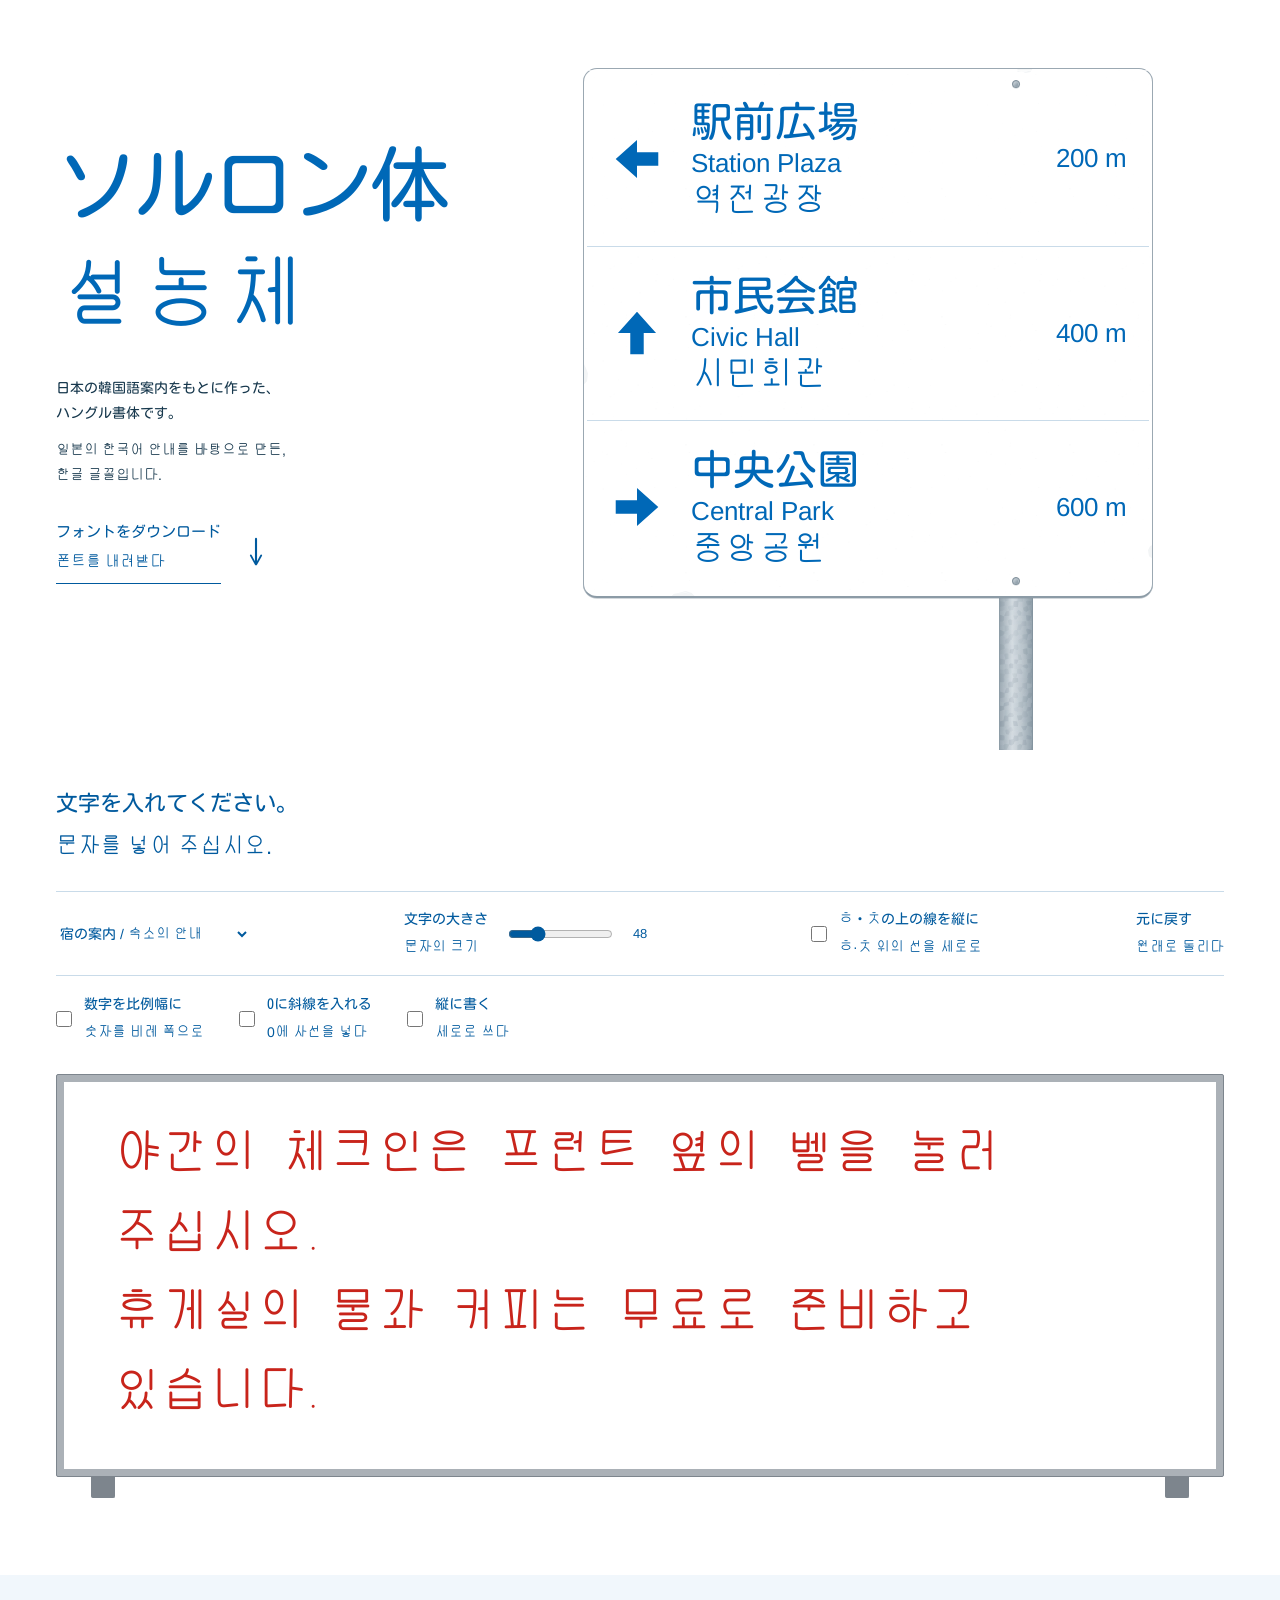
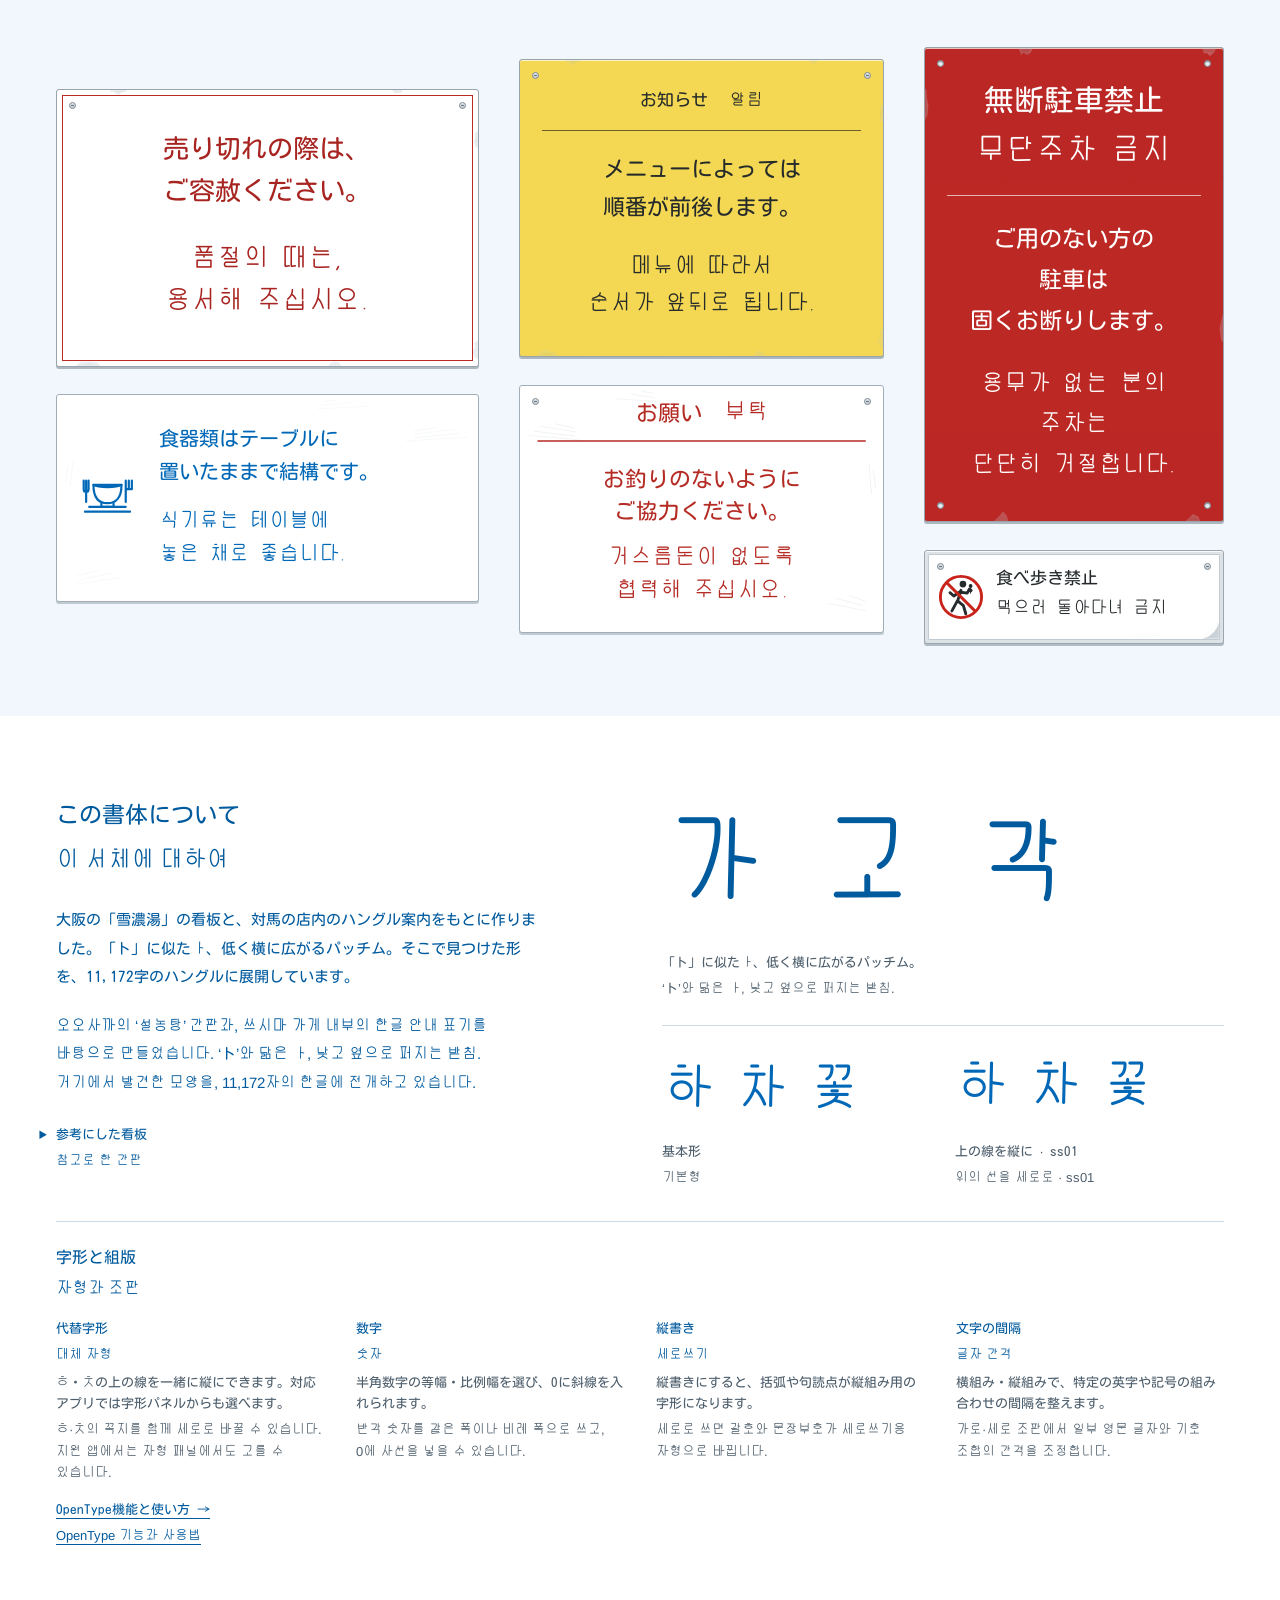
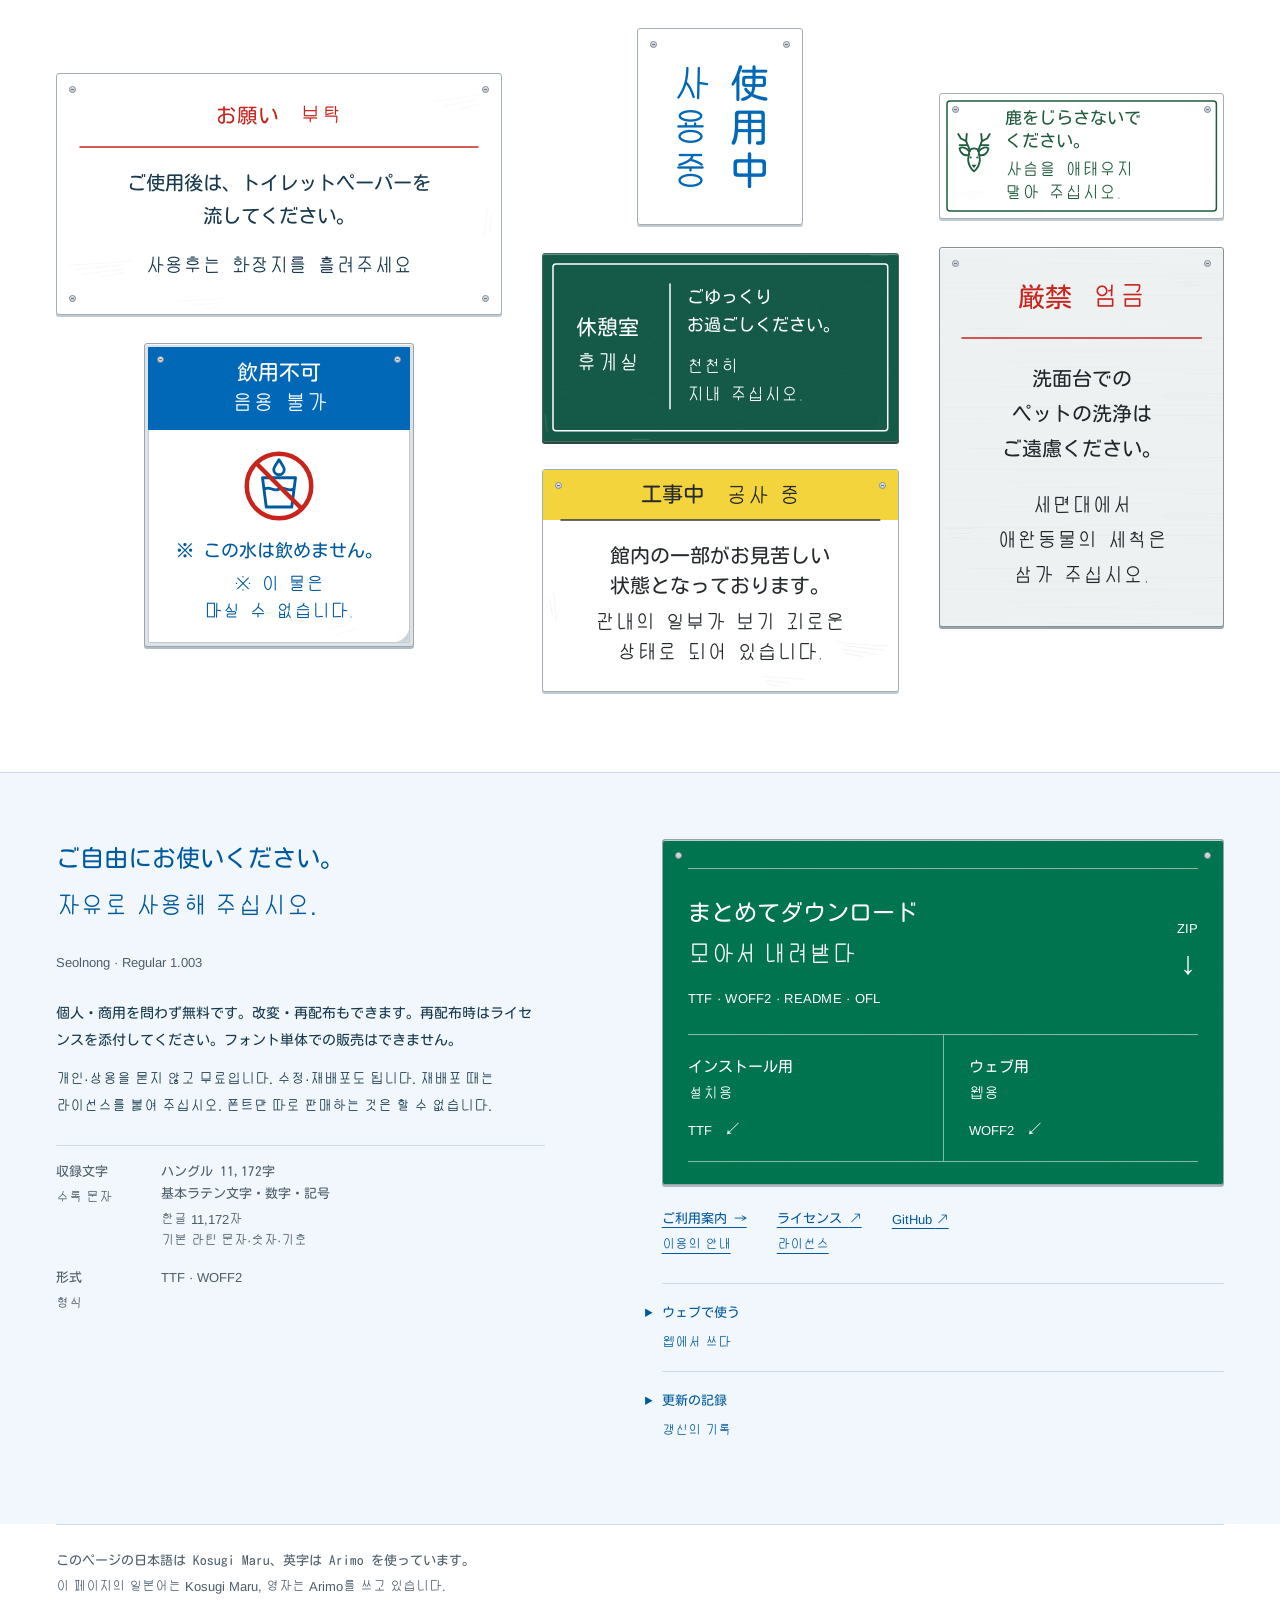
<file: index.html>
<!doctype html>
<html lang="ko">
<head>
  <meta charset="utf-8">
  <meta name="viewport" content="width=device-width,initial-scale=1">
  <meta name="theme-color" content="#ffffff">
  <title>설농체 — Seolnong</title>
  <meta name="description" content="일본의 한국어 안내판을 보고 만든 글꼴, 설농체. 현대 한글 11,172자, Regular, SIL OFL. 직접 써 보고 무료로 내려받으세요.">
  <link rel="canonical" href="https://dolsup.github.io/seolnong/">
  <meta property="og:type" content="website">
  <meta property="og:url" content="https://dolsup.github.io/seolnong/">
  <meta property="og:title" content="설농체 — Seolnong">
  <meta property="og:description" content="일본의 한국어 안내판을 보고 만든 글꼴.">
  <meta property="og:image" content="https://dolsup.github.io/seolnong/assets/og.png">
  <meta property="og:image:width" content="1200">
  <meta property="og:image:height" content="630">
  <meta property="og:image:alt" content="옅은 파란색 바탕의 설농체 제목과 일본어·영어·한글 안내판 견본">
  <link rel="icon" href="./favicon.svg?v=seol" type="image/svg+xml">
  <link rel="preload" href="./fonts/Seolnong-Regular.woff2?v=1.003" as="font" type="font/woff2" crossorigin>
  <link rel="preload" href="./assets/fonts/KosugiMaru-Regular.woff2" as="font" type="font/woff2" crossorigin>
  <link rel="preload" href="./assets/fonts/Arimo-Regular.woff2" as="font" type="font/woff2" crossorigin>
  <link rel="stylesheet" href="./assets/styles.css?v=1.003&amp;rev=2">
  <script src="./assets/app.js?v=1.003" defer></script>
</head>
<body>
  <a class="skip" href="#tester">文字を入れる / 문자를 넣다</a>
  <main id="top">
    <div class="opening">
      <section class="hero page-width" aria-labelledby="title">
        <div class="hero-copy">
          <h1 id="title" class="bilingual hero-title"><span lang="ja">ソルロン体</span><span lang="ko">설농체</span></h1>
          <div class="hero-description bilingual"><p lang="ja">日本の韓国語案内をもとに作った、<br>ハングル書体です。</p><p lang="ko">일본의 한국어 안내를 바탕으로 만든,<br>한글 글꼴입니다.</p></div>
          <div class="hero-actions">
            <a class="download-main" href="#download"><span class="bilingual"><span lang="ja">フォントをダウンロード</span><span lang="ko">폰트를 내려받다</span></span><span class="download-arrow" aria-hidden="true">↓</span></a>
          </div>

        </div>
        <div class="hero-object"><figure class="front-sign__signpost" aria-label="架空の公共施設の案内板 / 가상의 공공시설 안내판">
  <div class="front-sign__model">
    <div class="front-sign__post" aria-hidden="true"></div>
    <div class="front-sign__frame material-printed material-painted" data-wear="light">
          <span class="material-finish" aria-hidden="true"></span>
      <div class="front-sign__row">
        <svg class="front-sign__arrow" viewBox="0 0 100 100" aria-hidden="true" focusable="false"><path d="M50 16 12 50 50 84V62H88V38H50Z"/></svg>
        <div class="front-sign__wording"><p class="front-sign__jp" lang="ja">駅前広場</p><p class="front-sign__en" lang="en">Station Plaza</p><p class="front-sign__ko" lang="ko">역전광장</p></div>
        <span class="front-sign__distance">200 m</span>
      </div>
      <div class="front-sign__row">
        <svg class="front-sign__arrow" viewBox="0 0 100 100" aria-hidden="true" focusable="false"><path d="M16 50 50 12 84 50H62V88H38V50Z"/></svg>
        <div class="front-sign__wording"><p class="front-sign__jp" lang="ja">市民会館</p><p class="front-sign__en" lang="en">Civic Hall</p><p class="front-sign__ko" lang="ko">시민회관</p></div>
        <span class="front-sign__distance">400 m</span>
      </div>
      <div class="front-sign__row">
        <svg class="front-sign__arrow" viewBox="0 0 100 100" aria-hidden="true" focusable="false"><path d="M50 16 88 50 50 84V62H12V38H50Z"/></svg>
        <div class="front-sign__wording"><p class="front-sign__jp" lang="ja">中央公園</p><p class="front-sign__en" lang="en">Central Park</p><p class="front-sign__ko" lang="ko">중앙공원</p></div>
        <span class="front-sign__distance">600 m</span>
      </div>
      <i class="front-sign__fastener front-sign__fastener--top" aria-hidden="true"></i>
      <i class="front-sign__fastener front-sign__fastener--bottom" aria-hidden="true"></i>
    </div>

  </div>
</figure></div>
      </section>
    </div>

    <section class="tester page-width" id="tester" aria-labelledby="tester-title">
      <h2 id="tester-title" class="bilingual"><span lang="ja">文字を入れてください。</span><span lang="ko">문자를 넣어 주십시오.</span></h2>
      <div class="type-toolbar">
        <label class="preset-select"><span class="sr-only">見本の文 / 견본의 문장</span><select id="sample-preset"><option value="lodging" selected>宿の案内 / 숙소의 안내</option><option value="rental">貸出 / 대여</option><option value="freezer">売店 / 매점</option><option value="shopping">お店 / 가게</option><option value="notice">お手洗い / 화장실</option><option value="bath">記号と数字 / 기호와 숫자</option><option value="pangram">パングラム / 팬그램</option><option value="name">雪濃湯 / 설농탕</option><option value="custom" hidden>入力中 / 입력 중</option></select></label>
        <label class="range-label"><span class="bilingual"><span lang="ja">文字の大きさ</span><span lang="ko">문자의 크기</span></span><input id="type-size" type="range" min="24" max="120" value="48" aria-label="文字の大きさ / 문자의 크기"><output id="size-value">48</output></label>
        <label class="cap-toggle"><input id="upright-toggle" type="checkbox"><span class="switch" aria-hidden="true"></span><span class="bilingual"><span lang="ja">ㅎ・ㅊの上の線を縦に</span><span lang="ko">ㅎ·ㅊ 위의 선을 세로로</span></span></label>
        <button id="reset-type" class="quiet-button bilingual" type="button"><span lang="ja">元に戻す</span><span lang="ko">원래로 돌리다</span></button>
      </div>
      <fieldset class="type-options">
        <legend class="sr-only">文字の組み方 / 문자의 조합 방법</legend>
        <label class="cap-toggle"><input id="proportional-toggle" type="checkbox"><span class="bilingual"><span lang="ja">数字を比例幅に</span><span lang="ko">숫자를 비례 폭으로</span></span></label>
        <label class="cap-toggle"><input id="zero-toggle" type="checkbox"><span class="bilingual"><span lang="ja">0に斜線を入れる</span><span lang="ko">0에 사선을 넣다</span></span></label>
        <label class="cap-toggle"><input id="vertical-toggle" type="checkbox"><span class="bilingual"><span lang="ja">縦に書く</span><span lang="ko">세로로 쓰다</span></span></label>
      </fieldset>
      <label class="sr-only" for="type-input">文字を入れてください / 문자를 넣어 주십시오</label>
      <div class="shop-board"><textarea id="type-input" class="seolnong" rows="1" spellcheck="false" maxlength="400">야간의 체크인은 프런트 옆의 벨을 눌러 주십시오.
휴게실의 물과 커피는 무료로 준비하고 있습니다.</textarea></div>
      <p id="font-status" role="status" class="font-status"></p>
    </section>

    <section class="sign-application shop-application" id="examples" aria-label="店と駐車場の案内 / 가게와 주차장의 안내">
<div class="sign-rack shop-rack page-width">
<div class="rack-column rack-shop">
<figure class="sign-stage" aria-label="品切れの案内 / 품절의 안내">
          <div class="sign-surface sold-out-sign facility-plate material-printed material-painted" data-wear="medium">
          <span class="material-finish" aria-hidden="true"></span>
          <i class="plate-fixing plate-fixing--left" aria-hidden="true"></i><i class="plate-fixing plate-fixing--right" aria-hidden="true"></i>
            <div class="sold-out-inner sign-copy">
              <p lang="ja">売り切れの際は、<br>ご容赦ください。</p>
              <p lang="ko">품절의 때는,<br>용서해 주십시오.</p>
            </div>
          </div>
        </figure>
<figure class="sign-stage" aria-label="食器の案内 / 식기의 안내">
          <div class="sign-surface dishes-sign facility-plate material-engraved material-acrylic" data-wear="light">
          <span class="material-finish" aria-hidden="true"></span>
            <div class="dishes-inner">
              <svg class="dish-symbol" viewBox="0 0 100 100" aria-hidden="true" focusable="false"><g fill="none" stroke="currentColor" stroke-width="3.6" stroke-linecap="round" stroke-linejoin="round"><path d="M13 75h74M20 67h60M27 31h46c0 21-9 30-23 30S27 52 27 31Z"/><path d="M40 61v6h20v-6M27 31c8 5 38 5 46 0M80 24v35M85 24v14M90 24v14M80 38h10M15 24v35M11 24v14c0 6 8 6 8 0V24"/></g></svg>
              <div class="dishes-copy sign-copy"><p lang="ja">食器類はテーブルに<br>置いたままで結構です。</p><p lang="ko">식기류는 테이블에<br>놓은 채로 좋습니다.</p></div>
            </div>
          </div>
        </figure>
</div>
<div class="rack-column rack-counter">
<figure class="sign-stage" aria-label="料理の受取口の案内 / 요리 수취구의 안내">
        <div class="sign-surface service-sign facility-plate material-printed material-painted" data-wear="light">
          <span class="material-finish" aria-hidden="true"></span>
          <i class="plate-fixing plate-fixing--left" aria-hidden="true"></i><i class="plate-fixing plate-fixing--right" aria-hidden="true"></i>
          <div class="service-inner">
            <div class="service-heading sign-copy"><p lang="ja">お知らせ</p><p lang="ko">알림</p></div>
            <div class="service-copy sign-copy"><p lang="ja">メニューによっては<br>順番が前後します。</p><p lang="ko">메뉴에 따라서<br>순서가 앞뒤로 됩니다.</p></div>
          </div>
        </div>
      </figure>
<figure class="loose-sign loose-change place-change facility-plate material-engraved material-acrylic" aria-label="会計のお願い / 계산의 부탁" data-wear="medium">
          <span class="material-finish" aria-hidden="true"></span>
          <i class="plate-fixing plate-fixing--left" aria-hidden="true"></i><i class="plate-fixing plate-fixing--right" aria-hidden="true"></i>
          <div class="loose-heading"><svg class="engraved-rule engraved-rule--horizontal" aria-hidden="true" focusable="false"><line x1="0" y1="2" x2="100%" y2="2" fill="none" stroke="currentColor" stroke-width="1.5" stroke-linecap="round"/></svg><span lang="ja">お願い</span><span lang="ko">부탁</span></div>
          <div class="loose-copy"><p lang="ja">お釣りのないように<br>ご協力ください。</p><p lang="ko">거스름돈이 없도록<br>협력해 주십시오.</p></div>
        </figure>
</div>
<div class="rack-column rack-parking">
<figure class="sign-stage" aria-label="駐車禁止の案内 / 주차 금지의 안내">
        <div class="sign-surface parking-sign facility-plate material-printed material-painted" data-wear="medium">
          <span class="material-finish" aria-hidden="true"></span>
          <i class="mount-hole hole-tl" aria-hidden="true"></i><i class="mount-hole hole-tr" aria-hidden="true"></i><i class="mount-hole hole-bl" aria-hidden="true"></i><i class="mount-hole hole-br" aria-hidden="true"></i>
          <div class="parking-inner">
            <div class="parking-heading sign-copy"><p lang="ja">無断駐車禁止</p><p lang="ko">무단주차 금지</p></div>
            <div class="parking-copy sign-copy"><p lang="ja">ご用のない方の<br>駐車は<br>固くお断りします。</p><p lang="ko">용무가 없는 분의<br>주차는<br>단단히 거절합니다.</p></div>
          </div>
        </div>
      </figure>
<figure class="loose-sign loose-eating place-eating facility-plate material-label material-metal" aria-label="食べ歩き禁止の案内 / 먹으러 돌아다녀 금지의 안내" data-wear="medium">
          <span class="material-finish" aria-hidden="true"></span>
          <i class="plate-fixing plate-fixing--left" aria-hidden="true"></i><i class="plate-fixing plate-fixing--right" aria-hidden="true"></i>
        <svg class="loose-symbol" viewBox="0 0 96 96" aria-hidden="true" focusable="false"><g fill="none" stroke="#252a2c" stroke-width="6" stroke-linecap="round" stroke-linejoin="round"><path d="m48 34-7 22 12 10 5 17M41 55 29 77M46 37 33 46l-8-7M48 38l13 2 4-8"/></g><g fill="#252a2c"><circle cx="52" cy="21" r="7"/><circle cx="68" cy="25" r="4"/><circle cx="68" cy="34" r="4"/></g><path d="M68 21v20" stroke="#252a2c" stroke-width="2"/><g fill="none" stroke="#c8241b" stroke-width="6"><circle cx="48" cy="48" r="43"/><path d="m18 18 60 60"/></g></svg>
        <div class="loose-heading"><span lang="ja">食べ歩き禁止</span><span lang="ko">먹으러 돌아다녀 금지</span></div>
      </figure>
</div>
</div>
</section>

    <section class="about page-width" id="about" aria-labelledby="about-title">
      <div class="origin-copy">
        <h2 id="about-title" class="bilingual"><span lang="ja">この書体について</span><span lang="ko">이 서체에 대하여</span></h2>
        <div class="bilingual origin-description"><p lang="ja">大阪の「雪濃湯」の看板と、対馬の店内のハングル案内をもとに作りました。「ト」に似たㅏ、低く横に広がるパッチム。そこで見つけた形を、11,172字のハングルに展開しています。</p><p lang="ko">오오사까의 ‘설농탕’ 간판과, 쓰시마 가게 내부의 한글 안내 표기를 바탕으로 만들었습니다. ‘ト’와 닮은 ㅏ, 낮고 옆으로 퍼지는 받침. 거기에서 발견한 모양을, 11,172자의 한글에 전개하고 있습니다.</p></div>
        <details class="source-links">
          <summary class="bilingual"><span lang="ja">参考にした看板</span><span lang="ko">참고로 한 간판</span></summary>
          <a class="bilingual" href="https://blog.naver.com/alfresco/130148076533" target="_blank" rel="noopener noreferrer"><span lang="ja">大阪の雪濃湯 ↗</span><span lang="ko">오오사까의 설농탕</span></a>
          <a class="bilingual" href="https://4travel.jp/travelogue/10785137" target="_blank" rel="noopener noreferrer"><span lang="ja">対馬の店内の案内 ↗</span><span lang="ko">쓰시마의 가게 안의 안내</span></a>
        </details>

      </div>
      <div class="letter-specimens">
        <figure class="shape-sample"><p class="letter-row seolnong">가 고 각</p><figcaption class="bilingual"><span lang="ja">「ト」に似たㅏ、低く横に広がるパッチム。</span><span lang="ko">‘ト’와 닮은 ㅏ, 낮고 옆으로 퍼지는 받침.</span></figcaption></figure>
        <div class="cap-pair">
          <figure><p class="seolnong fixed-default">하 차 꽃</p><figcaption class="bilingual"><span lang="ja">基本形</span><span lang="ko">기본형</span></figcaption></figure>
          <figure><p class="seolnong fixed-upright">하 차 꽃</p><figcaption class="bilingual"><span lang="ja">上の線を縦に · ss01</span><span lang="ko">위의 선을 세로로 · ss01</span></figcaption></figure>
        </div>
      </div>
      <section class="type-features" id="features" aria-labelledby="features-title">
        <h3 class="bilingual" id="features-title"><span lang="ja">字形と組版</span><span lang="ko">자형과 조판</span></h3>
        <dl>
          <div>
            <dt class="bilingual"><span lang="ja">代替字形</span><span lang="ko">대체 자형</span></dt>
            <dd class="bilingual"><span lang="ja">ㅎ・ㅊの上の線を一緒に縦にできます。対応アプリでは字形パネルからも選べます。</span><span lang="ko">ㅎ·ㅊ의 꼭지를 함께 세로로 바꿀 수 있습니다. 지원 앱에서는 자형 패널에서도 고를 수 있습니다.</span></dd>
          </div>
          <div>
            <dt class="bilingual"><span lang="ja">数字</span><span lang="ko">숫자</span></dt>
            <dd class="bilingual"><span lang="ja">半角数字の等幅・比例幅を選び、0に斜線を入れられます。</span><span lang="ko">반각 숫자를 같은 폭이나 비례 폭으로 쓰고, 0에 사선을 넣을 수 있습니다.</span></dd>
          </div>
          <div>
            <dt class="bilingual"><span lang="ja">縦書き</span><span lang="ko">세로쓰기</span></dt>
            <dd class="bilingual"><span lang="ja">縦書きにすると、括弧や句読点が縦組み用の字形になります。</span><span lang="ko">세로로 쓰면 괄호와 문장부호가 세로쓰기용 자형으로 바뀝니다.</span></dd>
          </div>
          <div>
            <dt class="bilingual"><span lang="ja">文字の間隔</span><span lang="ko">글자 간격</span></dt>
            <dd class="bilingual"><span lang="ja">横組み・縦組みで、特定の英字や記号の組み合わせの間隔を整えます。</span><span lang="ko">가로·세로 조판에서 일부 영문 글자와 기호 조합의 간격을 조정합니다.</span></dd>
          </div>
        </dl>
        <a class="bilingual" href="./guide.html#alternates"><span lang="ja">OpenType機能と使い方 →</span><span lang="ko">OpenType 기능과 사용법</span></a>
      </section>
    </section>

<section class="facility-application page-width" aria-label="施設の案内 / 시설의 안내">
<div class="sign-rack facility-rack">
<div class="rack-column rack-washroom">
<figure class="application-mat" aria-label="お手洗いの案内板 / 화장실의 안내판">
        <div class="wall-plate facility-plate material-engraved material-acrylic" data-wear="light">
          <span class="material-finish" aria-hidden="true"></span>
          <i class="screw screw-tl" aria-hidden="true"></i><i class="screw screw-tr" aria-hidden="true"></i><i class="screw screw-bl" aria-hidden="true"></i><i class="screw screw-br" aria-hidden="true"></i>
          <p class="plate-request"><svg class="engraved-rule engraved-rule--horizontal" aria-hidden="true" focusable="false"><line x1="0" y1="2" x2="100%" y2="2" fill="none" stroke="currentColor" stroke-width="1.5" stroke-linecap="round"/></svg><span class="ja" lang="ja">お願い</span><span class="seolnong" lang="ko">부탁</span></p>
          <div class="plate-copy">
            <p class="plate-japanese ja" lang="ja">ご使用後は、<wbr>トイレットペーパーを<br>流してください。</p>
            <p class="plate-korean seolnong" lang="ko">사용후는 화장지를 흘려주세요</p>
          </div>
        </div>
      </figure>
<figure class="loose-sign loose-water place-water facility-plate material-label material-metal" aria-label="飲用不可の案内 / 마실 수 없는 물의 안내" data-wear="light">
          <span class="material-finish" aria-hidden="true"></span>
          <i class="plate-fixing plate-fixing--left" aria-hidden="true"></i><i class="plate-fixing plate-fixing--right" aria-hidden="true"></i>
        <div class="loose-heading"><span lang="ja">飲用不可</span><span lang="ko">음용 불가</span></div>
        <svg class="loose-symbol" viewBox="0 0 96 96" aria-hidden="true" focusable="false"><g fill="none" stroke="currentColor" stroke-width="3.8" stroke-linecap="round" stroke-linejoin="round"><path d="M26 37h44l-5 39H31ZM29 52c7-5 12 5 19 0s12 5 19 0"/><path d="M48 13c-3 5-7 10-7 13a7 7 0 0 0 14 0c0-3-4-8-7-13Z"/></g><g fill="none" stroke="#c8241b" stroke-width="6"><circle cx="48" cy="48" r="43"/><path d="m18 18 60 60"/></g></svg>
        <div class="loose-copy"><p lang="ja">※ この水は飲めません。</p><p lang="ko"><span class="sign-symbol">※</span> 이 물은<br>마실 수 없습니다.</p></div>
      </figure>
</div>
<div class="rack-column rack-lounge">
<figure class="occupied-sign facility-plate material-engraved material-acrylic" aria-label="使用中の縦書き札 / 사용중의 세로 표찰" data-wear="none">
          <i class="plate-fixing plate-fixing--left" aria-hidden="true"></i><i class="plate-fixing plate-fixing--right" aria-hidden="true"></i>
          <div class="occupied-columns"><p lang="ja">使用中</p><p lang="ko">사용중</p></div>
        </figure>
<figure class="sign-stage" aria-label="休憩室の案内 / 휴게실의 안내">
        <div class="sign-surface rest-sign facility-plate material-engraved material-laminate" data-wear="light">
          <svg class="engraved-frame" aria-hidden="true" focusable="false"><rect width="100%" height="100%" rx="3" fill="none" stroke="currentColor" stroke-width="1.5"/></svg>
          <span class="material-finish" aria-hidden="true"></span>
          <div class="rest-inner">
            <div class="rest-heading sign-copy"><p lang="ja">休憩室</p><p lang="ko">휴게실</p></div>
            <div class="rest-copy sign-copy"><svg class="engraved-rule engraved-rule--vertical" aria-hidden="true" focusable="false"><line x1="2" y1="0" x2="2" y2="100%" fill="none" stroke="currentColor" stroke-width="1.5" stroke-linecap="round"/></svg><p lang="ja">ごゆっくり<br>お過ごしください。</p><p lang="ko">천천히<br>지내 주십시오.</p></div>
          </div>
        </div>
      </figure>
<figure class="loose-sign loose-works place-works facility-plate material-engraved material-acrylic" aria-label="工事中の案内 / 공사 중의 안내" data-wear="medium">
          <span class="material-finish" aria-hidden="true"></span>
          <i class="plate-fixing plate-fixing--left" aria-hidden="true"></i><i class="plate-fixing plate-fixing--right" aria-hidden="true"></i>
          <div class="loose-heading"><svg class="engraved-rule engraved-rule--horizontal" aria-hidden="true" focusable="false"><line x1="0" y1="2" x2="100%" y2="2" fill="none" stroke="currentColor" stroke-width="1.5" stroke-linecap="round"/></svg><span lang="ja">工事中</span><span lang="ko">공사 중</span></div>
          <div class="loose-copy"><p lang="ja">館内の一部がお見苦しい<br>状態となっております。</p><p lang="ko">관내의 일부가 보기 괴로운<br>상태로 되어 있습니다.</p></div>
        </figure>
</div>
<div class="rack-column rack-washbasin">
<figure class="loose-sign loose-deer place-deer facility-plate material-engraved material-acrylic" aria-label="公園のお願い / 공원의 부탁" data-wear="light">
          <svg class="engraved-frame" aria-hidden="true" focusable="false"><rect width="100%" height="100%" rx="3" fill="none" stroke="currentColor" stroke-width="1.5"/></svg>
          <span class="material-finish" aria-hidden="true"></span>
          <i class="plate-fixing plate-fixing--left" aria-hidden="true"></i><i class="plate-fixing plate-fixing--right" aria-hidden="true"></i>
            <svg class="loose-symbol" viewBox="0 0 64 80" aria-hidden="true" focusable="false"><g fill="none" stroke="currentColor" stroke-width="2.8" stroke-linecap="round" stroke-linejoin="round"><path d="M26 32 20 17 21 6M20 17 12 13 8 6M22 23H10M38 32 44 17 43 6M44 17 52 13 56 6M42 23h12"/><path d="M25 33c-5-7-12-8-15-5 1 8 7 12 15 10M39 33c5-7 12-8 15-5-1 8-7 12-15 10M25 31c4-4 10-4 14 0l2 15c-1 8-5 14-9 17-4-3-8-9-9-17Z"/></g><g fill="currentColor"><circle cx="27" cy="42" r="1.6"/><circle cx="37" cy="42" r="1.6"/><path d="M28 53h8l-4 5Z"/></g></svg>
            <div class="loose-copy"><p lang="ja">鹿をじらさないで<br>ください。</p><p lang="ko">사슴을 애태우지<br>말아 주십시오.</p></div>
          </figure>
<figure class="sign-stage" aria-label="洗面台の利用案内 / 세면대의 이용 안내">
        <div class="sign-surface refrain-sign facility-plate material-engraved material-metal" data-wear="medium">
          <span class="material-finish" aria-hidden="true"></span>
          <i class="plate-fixing plate-fixing--left" aria-hidden="true"></i><i class="plate-fixing plate-fixing--right" aria-hidden="true"></i>
          <div class="refrain-inner">
            <div class="refrain-heading sign-copy"><svg class="engraved-rule engraved-rule--horizontal" aria-hidden="true" focusable="false"><line x1="0" y1="2" x2="100%" y2="2" fill="none" stroke="currentColor" stroke-width="1.5" stroke-linecap="round"/></svg><p lang="ja">厳禁</p><p lang="ko">엄금</p></div>
            <div class="refrain-copy sign-copy"><p lang="ja">洗面台での<br>ペットの洗浄は<br>ご遠慮ください。</p><p lang="ko">세면대에서<br>애완동물의 세척은<br>삼가 주십시오.</p></div>
          </div>
        </div>
      </figure>
</div>
</div>
</section>

    <section class="download-section" id="download" aria-labelledby="download-title">
      <div class="download-layout page-width">
        <div class="download-heading">
          <h2 id="download-title" class="bilingual"><span lang="ja">ご自由にお使いください。</span><span lang="ko">자유로 사용해 주십시오.</span></h2>
          <p class="version">Seolnong · Regular 1.003</p>
          <div class="license-copy bilingual"><p lang="ja">個人・商用を問わず無料です。改変・再配布もできます。再配布時はライセンスを添付してください。フォント単体での販売はできません。</p><p lang="ko">개인·상용을 묻지 않고 무료입니다. 수정·재배포도 됩니다. 재배포 때는 라이선스를 붙여 주십시오. 폰트만 따로 판매하는 것은 할 수 없습니다.</p></div>
          <dl class="font-specs">
            <div><dt class="bilingual"><span lang="ja">収録文字</span><span lang="ko">수록 문자</span></dt><dd class="bilingual"><span lang="ja">ハングル 11,172字<br>基本ラテン文字・数字・記号</span><span lang="ko">한글 11,172자<br>기본 라틴 문자·숫자·기호</span></dd></div>
            <div><dt class="bilingual"><span lang="ja">形式</span><span lang="ko">형식</span></dt><dd>TTF · WOFF2</dd></div>
          </dl>
        </div>
        <div class="download-details">
          <div class="counter-board facility-plate material-printed material-painted" data-wear="none">
          <span class="material-finish" aria-hidden="true"></span><div class="download-list">
            <a class="download-bundle" href="./downloads/Seolnong-1.003.zip" download><span class="bundle-label"><span class="bilingual"><span lang="ja">まとめてダウンロード</span><span lang="ko">모아서 내려받다</span></span><small>TTF · WOFF2 · README · OFL</small></span><span class="bundle-format">ZIP <span aria-hidden="true">↓</span></span></a>
            <div class="download-individuals">
              <a href="./fonts/Seolnong-Regular.ttf?v=1.003" download><span class="bilingual"><span lang="ja">インストール用</span><span lang="ko">설치용</span></span><span class="file-format">TTF <span aria-hidden="true">↙</span></span></a>
              <a href="./fonts/Seolnong-Regular.woff2?v=1.003" download><span class="bilingual"><span lang="ja">ウェブ用</span><span lang="ko">웹용</span></span><span class="file-format">WOFF2 <span aria-hidden="true">↙</span></span></a>
            </div>
          </div>
          </div>
          <div class="document-links">
            <a class="bilingual" href="./guide.html"><span lang="ja">ご利用案内 →</span><span lang="ko">이용의 안내</span></a>
            <a class="bilingual" href="./OFL.txt" target="_blank" rel="noopener"><span lang="ja">ライセンス <span class="link-arrow" aria-hidden="true">↗&#xFE0E;</span></span><span lang="ko">라이선스</span></a>
            <a href="https://github.com/dolsup/seolnong" target="_blank" rel="noopener noreferrer" lang="en">GitHub <span class="link-arrow" aria-hidden="true">↗&#xFE0E;</span></a>
          </div>
          <details class="web-code"><summary class="bilingual"><span lang="ja">ウェブで使う</span><span lang="ko">웹에서 쓰다</span></summary><div class="bilingual"><p lang="ja">このページでは、ハングルはソルロン体、日本語は Kosugi Maru、英字は Arimo を使っています。</p><p lang="ko">이 페이지에서는, 한글은 설농체, 일본어는 Kosugi Maru, 영자는 Arimo를 쓰고 있습니다.</p></div><pre><code>@font-face {
  font-family: "Seolnong";
  src: url("Seolnong-Regular.woff2") format("woff2");
  font-feature-settings: "ss01" 0;
}

.sign:lang(ko) {
  font-family: "Seolnong", sans-serif;
  font-synthesis: none;
}
.sign:lang(ja) {
  font-family: "Kosugi Maru", sans-serif;
}
.sign:lang(en) {
  font-family: "Arimo", Arial, sans-serif;
}</code></pre><div class="bilingual"><p lang="ja">Kosugi Maru と Arimo は別に読み込んでください。<code>ss01</code> を <code>1</code> にすると、ㅎ・ㅊの上の線が縦になります。</p><p lang="ko">Kosugi Maru와 Arimo는 따로 읽어 주십시오. <code>ss01</code>을 <code>1</code>로 하면, ㅎ·ㅊ 위의 선이 세로가 됩니다.</p></div></details>
          <details>
            <summary class="bilingual"><span lang="ja">更新の記録</span><span lang="ko">갱신의 기록</span></summary>
            <div id="updates">
              <p class="update-version">1.003 · <time datetime="2026-11-16">2026.11.16</time></p>
              <div class="bilingual">
                <p lang="ja">案内に使う記号と縦書きを加え、数字の幅と斜線入りの0を選べるようにしました。ハングルの形を変えずに、ファイルも小さくしました。</p>
                <p lang="ko">안내에 쓰는 기호와 세로쓰기를 더하고, 숫자의 폭과 사선이 든 0을 고를 수 있게 했습니다. 한글의 모양을 바꾸지 않고, 파일도 작게 했습니다.</p>
              </div>
              <p class="update-version">1.002 · <time datetime="2026-11-16">2026.11.16</time></p>
              <div class="bilingual">
                <p lang="ja">「품」「물」「팔」などの平行する線の間隔を調整し、見本文を更新しました。</p>
                <p lang="ko">‘품’, ‘물’, ‘팔’ 등의 평행 획 간격을 조정하고, 견본 문장을 바꿨습니다.</p>
              </div>
            </div>
          </details>
        </div>
      </div>
    </section>
  </main>
  <footer class="page-width footer">
    <a class="bilingual" href="./guide.html#companions"><span lang="ja">このページの日本語は Kosugi Maru、英字は Arimo を使っています。</span><span lang="ko">이 페이지의 일본어는 Kosugi Maru, 영자는 Arimo를 쓰고 있습니다.</span></a>
  </footer>
</body>
</html>
</file>
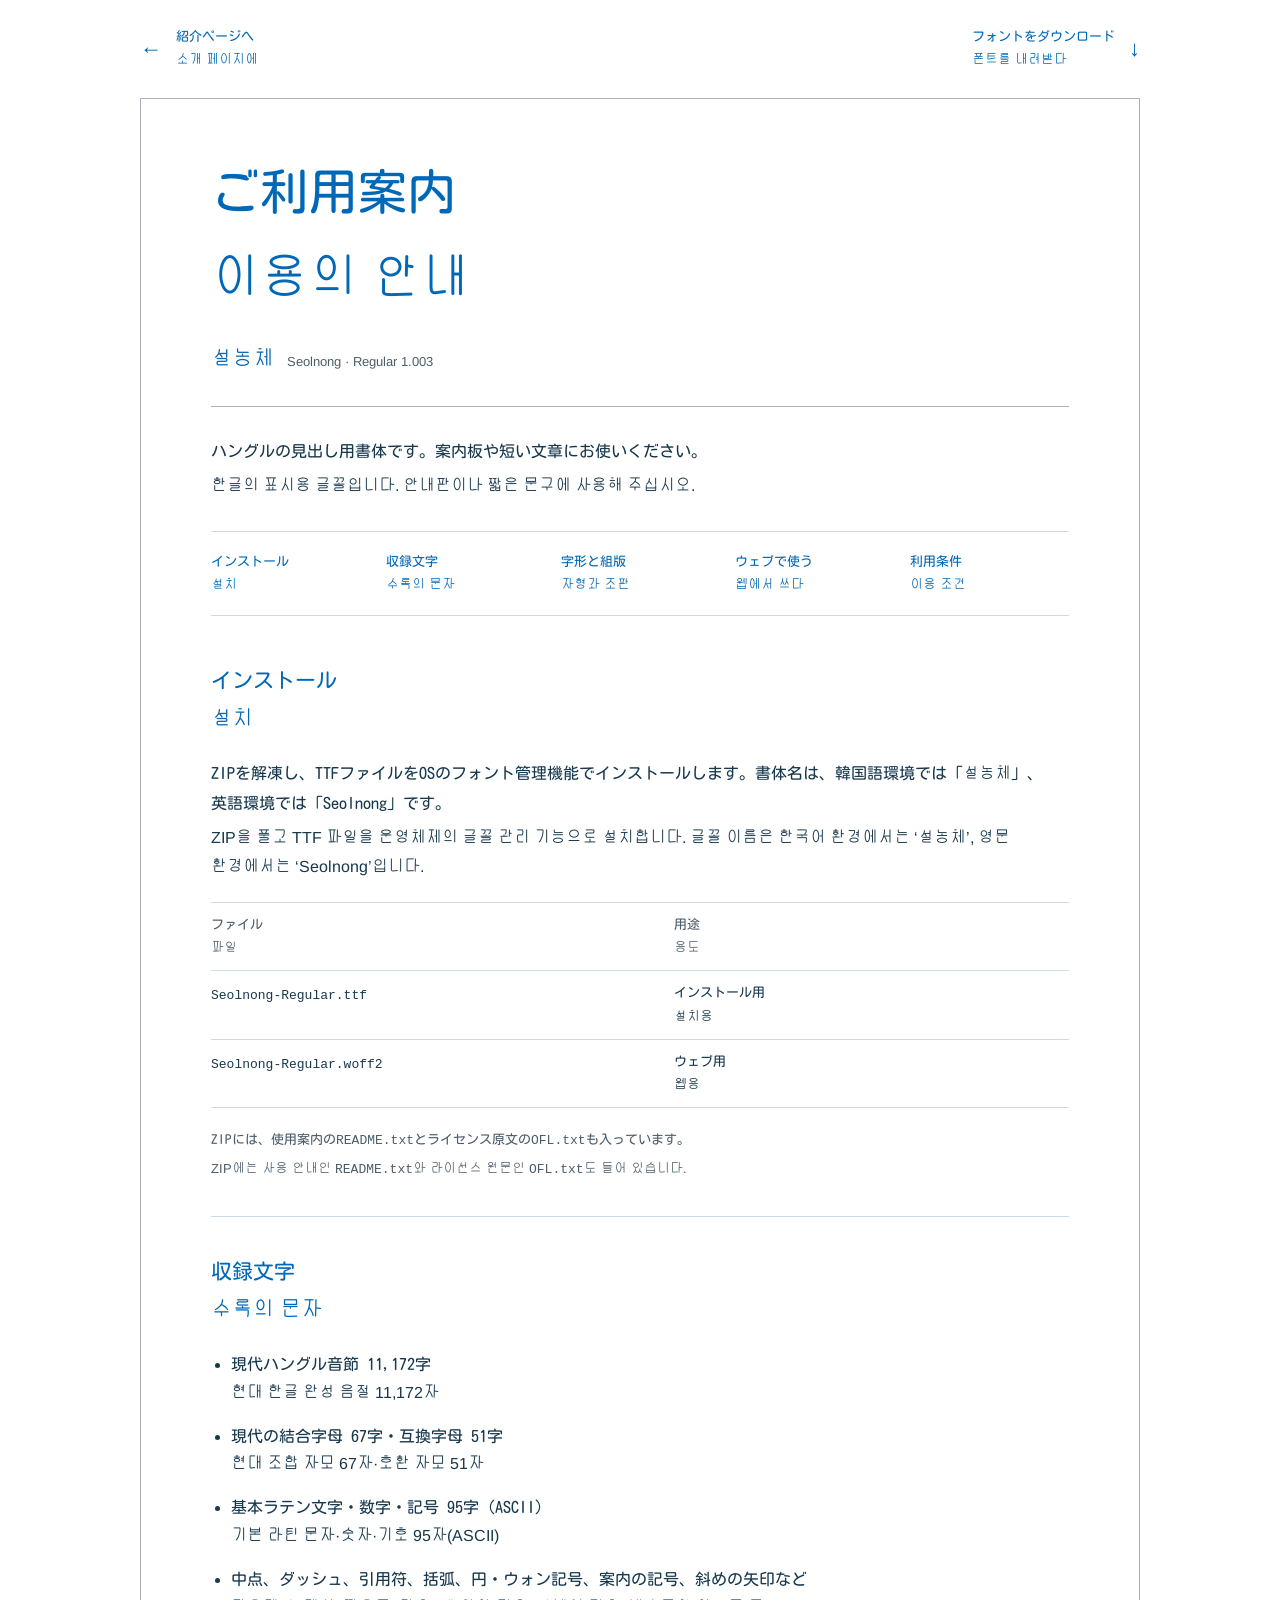
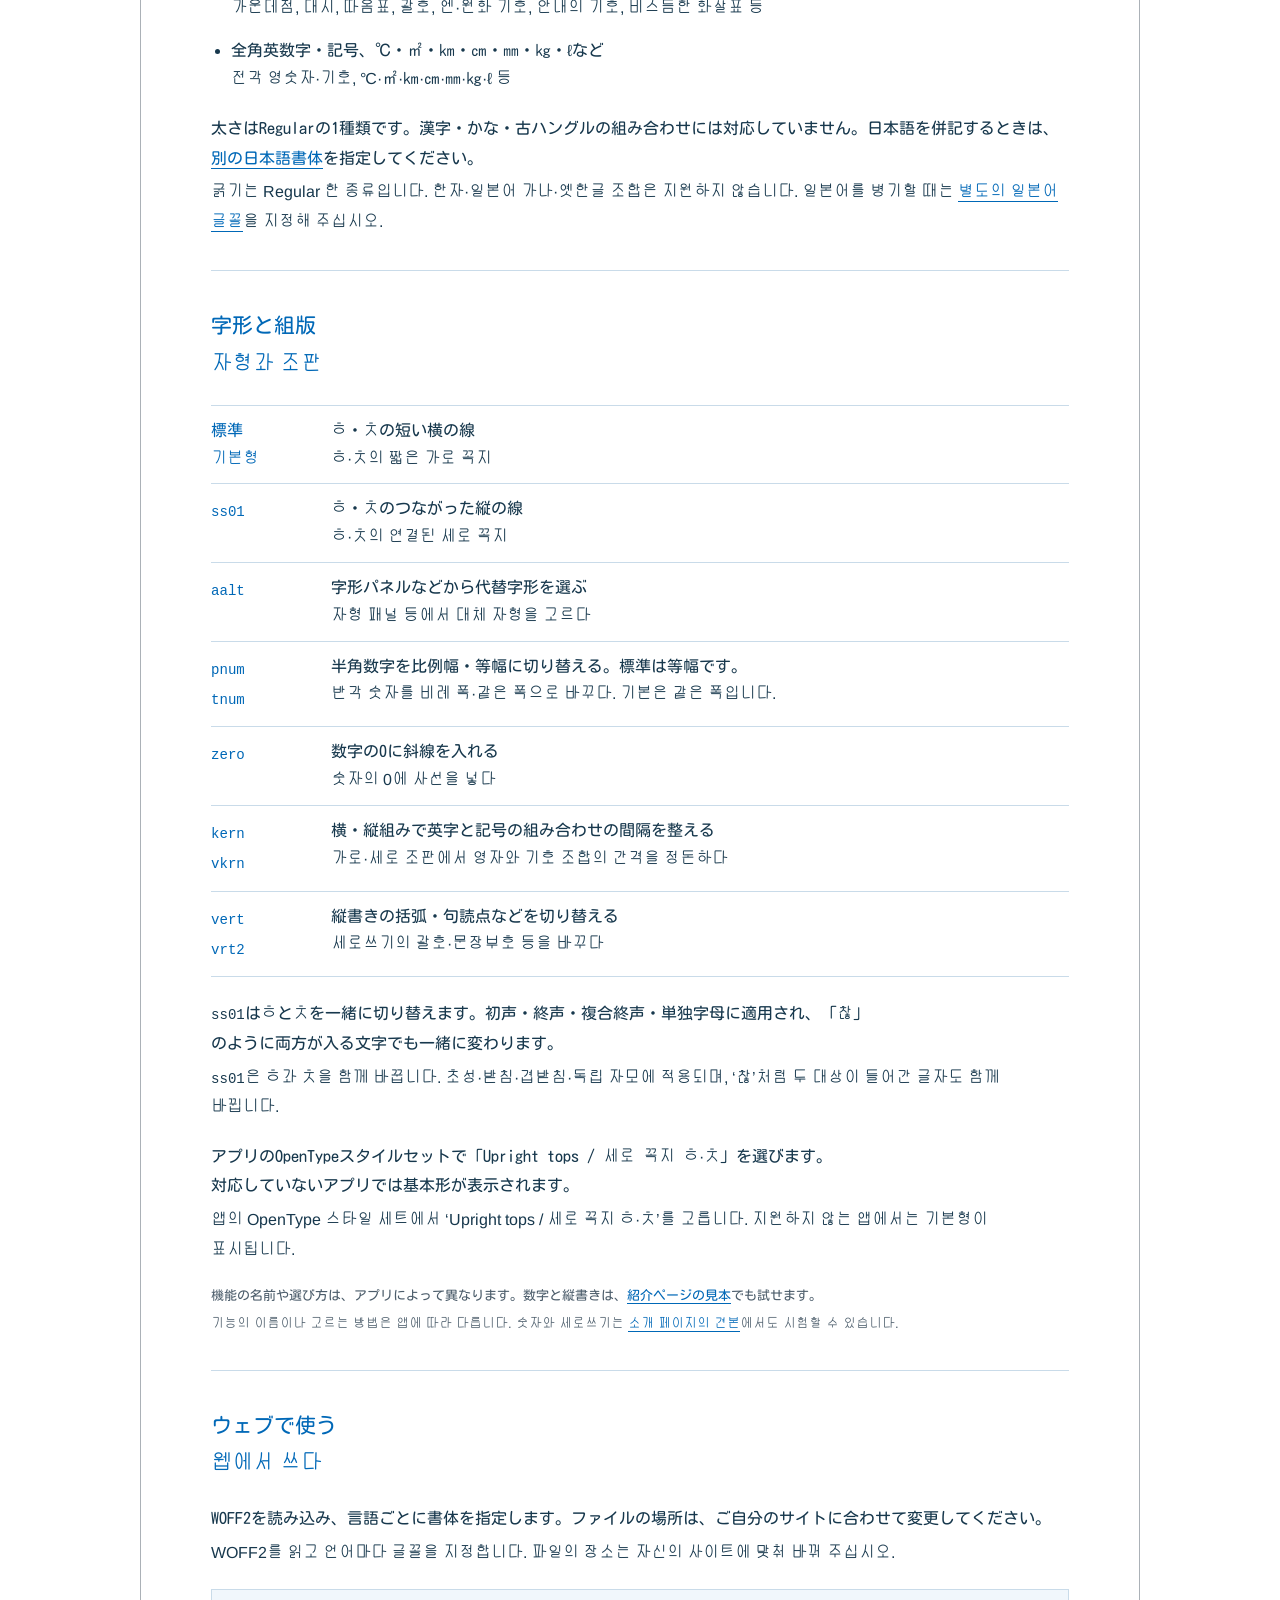
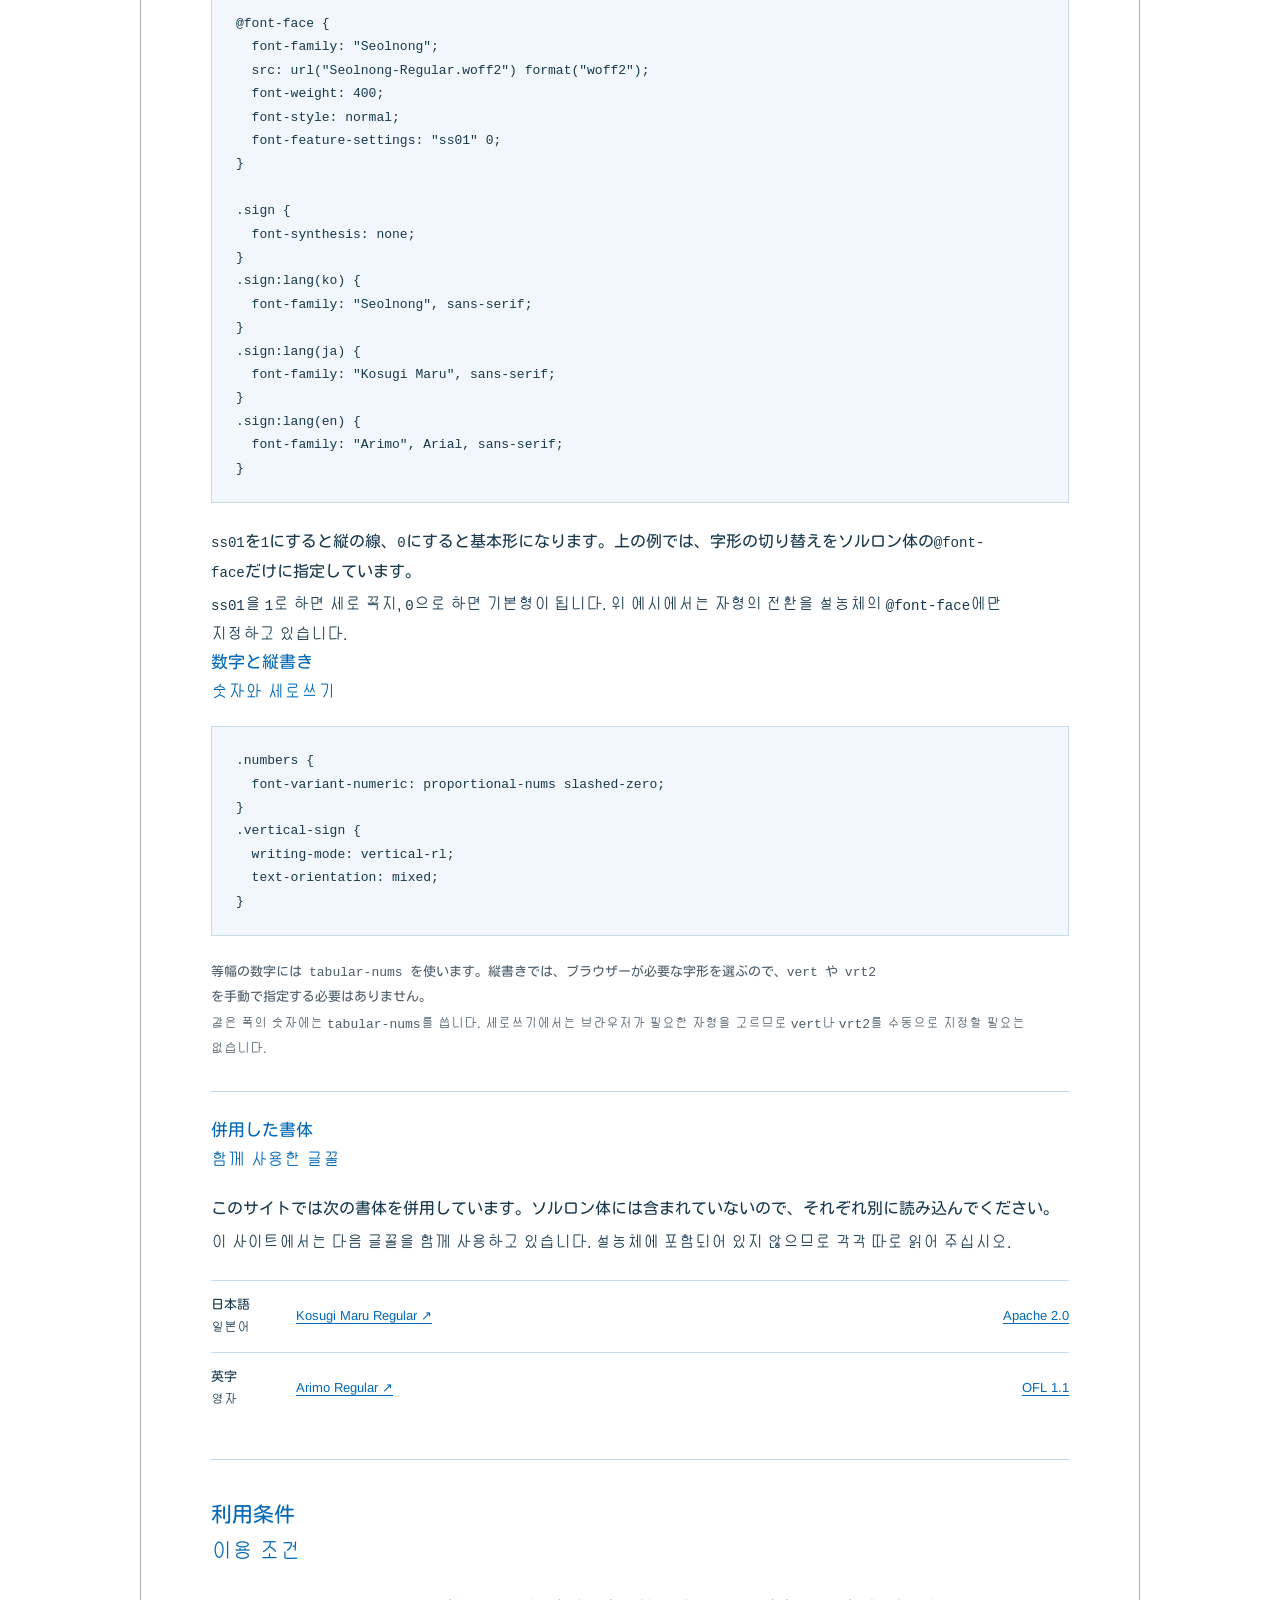
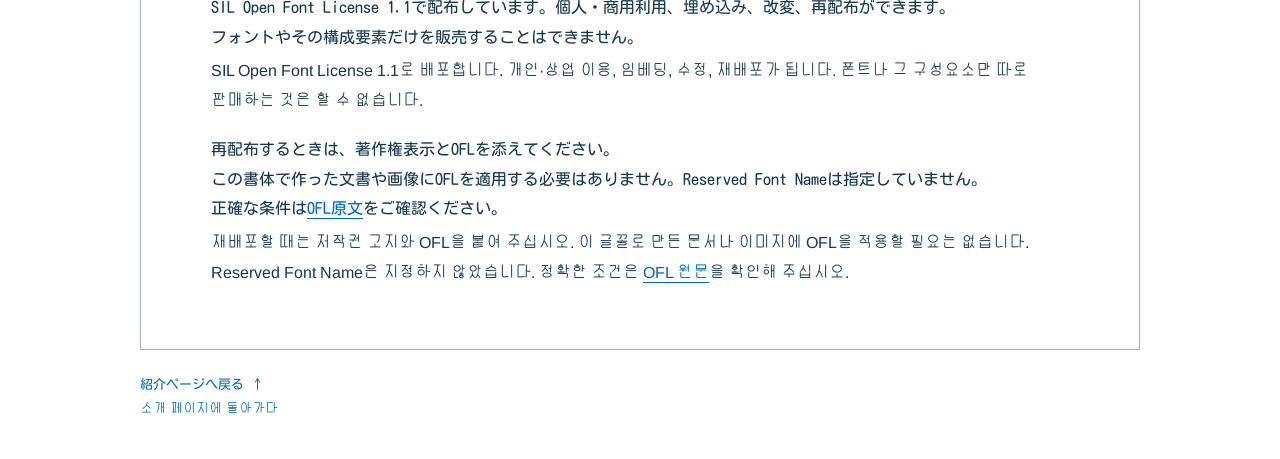
<file: guide.html>
<!doctype html>
<html lang="ko">
<head>
  <meta charset="utf-8">
  <meta name="viewport" content="width=device-width,initial-scale=1">
  <meta name="theme-color" content="#ffffff">
  <title>이용 안내 — 설농체</title>
  <meta name="description" content="설농체의 설치, 지원 문자, 대체 자형, 웹 사용과 이용 조건을 안내합니다.">
  <link rel="icon" href="./favicon.svg?v=seol" type="image/svg+xml">
  <link rel="stylesheet" href="./assets/guide.css?v=1.003&amp;rev=2">
</head>
<body>
  <a class="skip-link" href="#manual"><span lang="ja">本文へ</span> / <span lang="ko">본문에</span></a>
  <div class="guide-width">
    <nav class="guide-nav" aria-label="페이지 이동">
      <a class="paired-link" href="./index.html"><span aria-hidden="true">←</span><span class="bilingual"><span lang="ja">紹介ページへ</span><span lang="ko">소개 페이지에</span></span></a>
      <a class="paired-link" href="./downloads/Seolnong-1.003.zip" download><span class="bilingual"><span lang="ja">フォントをダウンロード</span><span lang="ko">폰트를 내려받다</span></span><span aria-hidden="true">↓</span></a>
    </nav>

    <main class="manual" id="manual">
      <header class="manual-header">
        <h1 class="bilingual"><span lang="ja">ご利用案内</span><span lang="ko">이용의 안내</span></h1>
        <p class="release-name"><span class="font-name">설농체</span><span lang="en">Seolnong · Regular 1.003</span></p>
      </header>
      <div class="introduction bilingual copy-pair">
        <p lang="ja">ハングルの見出し用書体です。案内板や短い文章にお使いください。</p>
        <p lang="ko">한글의 표시용 글꼴입니다. 안내판이나 짧은 문구에 사용해 주십시오.</p>
      </div>
      <nav class="contents" aria-label="이용 안내 목차">
        <a class="bilingual" href="#install"><span lang="ja">インストール</span><span lang="ko">설치</span></a>
        <a class="bilingual" href="#coverage"><span lang="ja">収録文字</span><span lang="ko">수록의 문자</span></a>
        <a class="bilingual" href="#alternates"><span lang="ja">字形と組版</span><span lang="ko">자형과 조판</span></a>
        <a class="bilingual" href="#web"><span lang="ja">ウェブで使う</span><span lang="ko">웹에서 쓰다</span></a>
        <a class="bilingual" href="#license"><span lang="ja">利用条件</span><span lang="ko">이용 조건</span></a>
      </nav>

      <section id="install" aria-labelledby="install-title">
        <h2 class="bilingual" id="install-title"><span lang="ja">インストール</span><span lang="ko">설치</span></h2>
        <div class="bilingual copy-pair">
          <p lang="ja">ZIPを解凍し、TTFファイルをOSのフォント管理機能でインストールします。書体名は、韓国語環境では「설농체」、英語環境では「Seolnong」です。</p>
          <p lang="ko">ZIP을 풀고 TTF 파일을 운영체제의 글꼴 관리 기능으로 설치합니다. 글꼴 이름은 한국어 환경에서는 ‘설농체’, 영문 환경에서는 ‘Seolnong’입니다.</p>
        </div>
        <div class="file-table" id="files">
          <table>
            <caption class="visually-hidden">배포 파일과 용도</caption>
            <thead><tr><th scope="col" class="bilingual"><span lang="ja">ファイル</span><span lang="ko">파일</span></th><th scope="col" class="bilingual"><span lang="ja">用途</span><span lang="ko">용도</span></th></tr></thead>
            <tbody>
              <tr><th scope="row"><code>Seolnong-Regular.ttf</code></th><td class="bilingual"><span lang="ja">インストール用</span><span lang="ko">설치용</span></td></tr>
              <tr><th scope="row"><code>Seolnong-Regular.woff2</code></th><td class="bilingual"><span lang="ja">ウェブ用</span><span lang="ko">웹용</span></td></tr>
            </tbody>
          </table>
        </div>
        <div class="bilingual copy-pair compact-note">
          <p lang="ja">ZIPには、使用案内の<code>README.txt</code>とライセンス原文の<code>OFL.txt</code>も入っています。</p>
          <p lang="ko">ZIP에는 사용 안내인 <code>README.txt</code>와 라이선스 원문인 <code>OFL.txt</code>도 들어 있습니다.</p>
        </div>
      </section>

      <section id="coverage" aria-labelledby="coverage-title">
        <h2 class="bilingual" id="coverage-title"><span lang="ja">収録文字</span><span lang="ko">수록의 문자</span></h2>
        <ul class="coverage-list">
          <li class="bilingual"><span lang="ja">現代ハングル音節 11,172字</span><span lang="ko">현대 한글 완성 음절 11,172자</span></li>
          <li class="bilingual"><span lang="ja">現代の結合字母 67字・互換字母 51字</span><span lang="ko">현대 조합 자모 67자·호환 자모 51자</span></li>
          <li class="bilingual"><span lang="ja">基本ラテン文字・数字・記号 95字（ASCII）</span><span lang="ko">기본 라틴 문자·숫자·기호 95자(ASCII)</span></li>
          <li class="bilingual"><span lang="ja">中点、ダッシュ、引用符、括弧、円・ウォン記号、案内の記号、斜めの矢印など</span><span lang="ko">가운데점, 대시, 따옴표, 괄호, 엔·원화 기호, 안내의 기호, 비스듬한 화살표 등</span></li>
          <li class="bilingual"><span lang="ja">全角英数字・記号、℃・㎡・㎞・㎝・㎜・㎏・ℓなど</span><span lang="ko">전각 영숫자·기호, ℃·㎡·㎞·㎝·㎜·㎏·ℓ 등</span></li>
        </ul>
        <div class="bilingual copy-pair">
          <p lang="ja">太さはRegularの1種類です。漢字・かな・古ハングルの組み合わせには対応していません。日本語を併記するときは、<a href="#companions">別の日本語書体</a>を指定してください。</p>
          <p lang="ko">굵기는 Regular 한 종류입니다. 한자·일본어 가나·옛한글 조합은 지원하지 않습니다. 일본어를 병기할 때는 <a href="#companions">별도의 일본어 글꼴</a>을 지정해 주십시오.</p>
        </div>
      </section>

      <section id="alternates" aria-labelledby="alternates-title">
        <h2 class="bilingual" id="alternates-title"><span lang="ja">字形と組版</span><span lang="ko">자형과 조판</span></h2>
        <dl class="feature-list">
          <div><dt class="bilingual"><span lang="ja">標準</span><span lang="ko">기본형</span></dt><dd class="bilingual"><span lang="ja">ㅎ・ㅊの短い横の線</span><span lang="ko">ㅎ·ㅊ의 짧은 가로 꼭지</span></dd></div>
          <div><dt><code>ss01</code></dt><dd class="bilingual"><span lang="ja">ㅎ・ㅊのつながった縦の線</span><span lang="ko">ㅎ·ㅊ의 연결된 세로 꼭지</span></dd></div>
          <div><dt><code>aalt</code></dt><dd class="bilingual"><span lang="ja">字形パネルなどから代替字形を選ぶ</span><span lang="ko">자형 패널 등에서 대체 자형을 고르다</span></dd></div>
          <div><dt><code>pnum</code><br><code>tnum</code></dt><dd class="bilingual"><span lang="ja">半角数字を比例幅・等幅に切り替える。標準は等幅です。</span><span lang="ko">반각 숫자를 비례 폭·같은 폭으로 바꾸다. 기본은 같은 폭입니다.</span></dd></div>
          <div><dt><code>zero</code></dt><dd class="bilingual"><span lang="ja">数字の0に斜線を入れる</span><span lang="ko">숫자의 0에 사선을 넣다</span></dd></div>
          <div><dt><code>kern</code><br><code>vkrn</code></dt><dd class="bilingual"><span lang="ja">横・縦組みで英字と記号の組み合わせの間隔を整える</span><span lang="ko">가로·세로 조판에서 영자와 기호 조합의 간격을 정돈하다</span></dd></div>
          <div><dt><code>vert</code><br><code>vrt2</code></dt><dd class="bilingual"><span lang="ja">縦書きの括弧・句読点などを切り替える</span><span lang="ko">세로쓰기의 괄호·문장부호 등을 바꾸다</span></dd></div>
        </dl>
        <div class="bilingual copy-pair">
          <p lang="ja"><code>ss01</code>はㅎとㅊを一緒に切り替えます。初声・終声・複合終声・単独字母に適用され、「찮」のように両方が入る文字でも一緒に変わります。</p>
          <p lang="ko"><code>ss01</code>은 ㅎ과 ㅊ을 함께 바꿉니다. 초성·받침·겹받침·독립 자모에 적용되며, ‘찮’처럼 두 대상이 들어간 글자도 함께 바뀝니다.</p>
        </div>
        <div class="bilingual copy-pair">
          <p lang="ja">アプリのOpenTypeスタイルセットで「Upright tops / 세로 꼭지 ㅎ·ㅊ」を選びます。対応していないアプリでは基本形が表示されます。</p>
          <p lang="ko">앱의 OpenType 스타일 세트에서 ‘Upright tops / 세로 꼭지 ㅎ·ㅊ’를 고릅니다. 지원하지 않는 앱에서는 기본형이 표시됩니다.</p>
        </div>
        <div class="bilingual copy-pair compact-note">
          <p lang="ja">機能の名前や選び方は、アプリによって異なります。数字と縦書きは、<a href="./index.html#tester">紹介ページの見本</a>でも試せます。</p>
          <p lang="ko">기능의 이름이나 고르는 방법은 앱에 따라 다릅니다. 숫자와 세로쓰기는 <a href="./index.html#tester">소개 페이지의 견본</a>에서도 시험할 수 있습니다.</p>
        </div>
      </section>

      <section id="web" aria-labelledby="web-title">
        <h2 class="bilingual" id="web-title"><span lang="ja">ウェブで使う</span><span lang="ko">웹에서 쓰다</span></h2>
        <div class="bilingual copy-pair">
          <p lang="ja">WOFF2を読み込み、言語ごとに書体を指定します。ファイルの場所は、ご自分のサイトに合わせて変更してください。</p>
          <p lang="ko">WOFF2를 읽고 언어마다 글꼴을 지정합니다. 파일의 장소는 자신의 사이트에 맞춰 바꿔 주십시오.</p>
        </div>
        <pre tabindex="0" aria-label="설농체를 불러오고 언어별 글꼴을 지정하는 CSS"><code>@font-face {
  font-family: "Seolnong";
  src: url("Seolnong-Regular.woff2") format("woff2");
  font-weight: 400;
  font-style: normal;
  font-feature-settings: "ss01" 0;
}

.sign {
  font-synthesis: none;
}
.sign:lang(ko) {
  font-family: "Seolnong", sans-serif;
}
.sign:lang(ja) {
  font-family: "Kosugi Maru", sans-serif;
}
.sign:lang(en) {
  font-family: "Arimo", Arial, sans-serif;
}</code></pre>
        <div class="bilingual copy-pair">
          <p lang="ja"><code>ss01</code>を<code>1</code>にすると縦の線、<code>0</code>にすると基本形になります。上の例では、字形の切り替えをソルロン体の<code>@font-face</code>だけに指定しています。</p>
          <p lang="ko"><code>ss01</code>을 <code>1</code>로 하면 세로 꼭지, <code>0</code>으로 하면 기본형이 됩니다. 위 예시에서는 자형의 전환을 설농체의 <code>@font-face</code>에만 지정하고 있습니다.</p>
        </div>
        <h3 class="bilingual"><span lang="ja">数字と縦書き</span><span lang="ko">숫자와 세로쓰기</span></h3>
        <pre tabindex="0" aria-label="비례 숫자, 사선 0, 세로쓰기를 사용하는 CSS"><code>.numbers {
  font-variant-numeric: proportional-nums slashed-zero;
}
.vertical-sign {
  writing-mode: vertical-rl;
  text-orientation: mixed;
}</code></pre>
        <div class="bilingual copy-pair compact-note">
          <p lang="ja">等幅の数字には <code>tabular-nums</code> を使います。縦書きでは、ブラウザーが必要な字形を選ぶので、<code>vert</code> や <code>vrt2</code> を手動で指定する必要はありません。</p>
          <p lang="ko">같은 폭의 숫자에는 <code>tabular-nums</code>를 씁니다. 세로쓰기에서는 브라우저가 필요한 자형을 고르므로 <code>vert</code>나 <code>vrt2</code>를 수동으로 지정할 필요는 없습니다.</p>
        </div>
        <aside class="companions" id="companions" aria-labelledby="companions-title">
          <h3 class="bilingual" id="companions-title"><span lang="ja">併用した書体</span><span lang="ko">함께 사용한 글꼴</span></h3>
          <div class="bilingual copy-pair">
            <p lang="ja">このサイトでは次の書体を併用しています。ソルロン体には含まれていないので、それぞれ別に読み込んでください。</p>
            <p lang="ko">이 사이트에서는 다음 글꼴을 함께 사용하고 있습니다. 설농체에 포함되어 있지 않으므로 각각 따로 읽어 주십시오.</p>
          </div>
          <ul class="companion-list">
            <li><span class="bilingual"><span lang="ja">日本語</span><span lang="ko">일본어</span></span><a href="https://github.com/googlefonts/kosugi-maru" target="_blank" rel="noopener noreferrer" lang="en">Kosugi Maru Regular ↗</a><a href="./licenses/KosugiMaru-Apache-2.0.txt" target="_blank" rel="noopener" lang="en">Apache 2.0</a></li>
            <li><span class="bilingual"><span lang="ja">英字</span><span lang="ko">영자</span></span><a href="https://github.com/googlefonts/arimo" target="_blank" rel="noopener noreferrer" lang="en">Arimo Regular ↗</a><a href="./licenses/Arimo-OFL.txt" target="_blank" rel="noopener" lang="en">OFL 1.1</a></li>
          </ul>
        </aside>
      </section>

      <section id="license" aria-labelledby="license-title">
        <h2 class="bilingual" id="license-title"><span lang="ja">利用条件</span><span lang="ko">이용 조건</span></h2>
        <div class="bilingual copy-pair">
          <p lang="ja">SIL Open Font License 1.1で配布しています。個人・商用利用、埋め込み、改変、再配布ができます。フォントやその構成要素だけを販売することはできません。</p>
          <p lang="ko">SIL Open Font License 1.1로 배포합니다. 개인·상업 이용, 임베딩, 수정, 재배포가 됩니다. 폰트나 그 구성요소만 따로 판매하는 것은 할 수 없습니다.</p>
        </div>
        <div class="bilingual copy-pair">
          <p lang="ja">再配布するときは、著作権表示とOFLを添えてください。この書体で作った文書や画像にOFLを適用する必要はありません。Reserved Font Nameは指定していません。正確な条件は<a href="./OFL.txt" target="_blank" rel="noopener">OFL原文</a>をご確認ください。</p>
          <p lang="ko">재배포할 때는 저작권 고지와 OFL을 붙여 주십시오. 이 글꼴로 만든 문서나 이미지에 OFL을 적용할 필요는 없습니다. Reserved Font Name은 지정하지 않았습니다. 정확한 조건은 <a href="./OFL.txt" target="_blank" rel="noopener">OFL 원문</a>을 확인해 주십시오.</p>
        </div>
      </section>

    </main>
    <footer class="guide-footer">
      <a class="bilingual" href="./index.html"><span lang="ja">紹介ページへ戻る ↑</span><span lang="ko">소개 페이지에 돌아가다</span></a>
    </footer>
  </div>
</body>
</html>
</file>
<file: assets/styles.css>
@font-face{font-family:"Seolnong";src:url("../fonts/Seolnong-Regular.woff2?v=1.003") format("woff2");font-weight:400;font-style:normal;font-display:swap;font-feature-settings:"ss01" 0}
@font-face{font-family:"Seolnong KR";src:url("../fonts/Seolnong-Regular.woff2?v=1.003") format("woff2");font-weight:400;font-style:normal;font-display:swap;unicode-range:U+1100-11FF,U+3130-318F,U+AC00-D7A3;font-feature-settings:"ss01" 0}
@font-face{font-family:"Seolnong KR Upright";src:url("../fonts/Seolnong-Regular.woff2?v=1.003") format("woff2");font-weight:400;font-style:normal;font-display:swap;unicode-range:U+1100-11FF,U+3130-318F,U+AC00-D7A3;font-feature-settings:"ss01" 1}
@font-face{font-family:"Kosugi Maru";src:url("./fonts/KosugiMaru-Regular.woff2") format("woff2");font-weight:400;font-style:normal;font-display:swap}
@font-face{font-family:"Arimo";src:url("./fonts/Arimo-Regular.woff2") format("woff2");font-weight:400;font-style:normal;font-display:swap}
/* White and sign blue anchor the page; individual notices keep their own colors. */
:root{
  --blue:#0068b7;
  --ink:#005a9e;
  --text:#17384d;
  --paper:#ffffff;
  --sky:#f1f7fc;
  --wall:#f1f7fc;
  --red:#c8241b;
  --line:#c9dbe9;
  --muted:#4c5d6b;
  --metal:#abb1b7;
  --metal-light:#e0e4e8;
  --metal-dark:#7d858d;
  --small-text:.8125rem;
  --jp:"Kosugi Maru",sans-serif;
  --latin:"Arimo",Arial,sans-serif;
  --font:"Seolnong KR","Arimo","Kosugi Maru",sans-serif;
}
*{box-sizing:border-box}
html{scroll-padding-top:32px}
body{margin:0;background:var(--paper);color:var(--ink);font:16px/1.8 var(--font);font-synthesis:none;-webkit-font-smoothing:antialiased}
button,input,textarea,select{font:inherit;color:inherit;font-synthesis:none}
button,a,input,select,textarea,summary{-webkit-tap-highlight-color:transparent}
button,summary{cursor:pointer}
a{color:inherit;text-underline-offset:.3em}
p,h1,h2,h3,figure{margin:0;font-weight:400}
button{border-radius:0}
::selection{background:#d9ecfb;color:#004b85}
:focus-visible{outline:2px solid var(--blue);outline-offset:5px}
.page-width{width:calc(100% - 112px);max-width:1392px;margin-inline:auto}
.seolnong{font-family:"Seolnong",var(--jp);font-weight:400;font-synthesis:none}
.ja{font-family:var(--jp);font-weight:400;font-synthesis:none}
.bilingual>[lang="ja"]{display:block;font-family:"Seolnong KR",var(--jp);line-height:1.65}
.bilingual>[lang="ko"]{display:block;font-family:var(--font);font-size:1em;line-height:1.65;margin-top:.35em}
.sr-only{position:absolute;width:1px;height:1px;padding:0;margin:-1px;overflow:hidden;clip:rect(0,0,0,0);white-space:nowrap;border:0}
.skip{position:absolute;top:-90px;left:16px;z-index:20;padding:10px 20px;background:var(--ink);color:white}
.skip:focus{top:12px}
.opening{background:var(--paper);overflow:clip}
.hero{display:grid;grid-template-columns:39% 61%;align-items:center;min-height:750px;padding-block:35px 30px}
.hero-copy{position:relative;padding-bottom:36px;padding-right:26px}
.hero-object{min-width:0;width:100%;position:relative;}
.hero-title{font-size:clamp(57px,6.4vw,100px);letter-spacing:-.045em;white-space:nowrap;color:var(--blue)}
.hero-title>[lang="ja"]{line-height:1.2}
.hero-title>[lang="ko"]{font-size:1em;margin-top:.17em;line-height:1.25;letter-spacing:.025em}
.hero-description{margin-top:26px;font-size:14px;color:var(--text)}
.hero-description>[lang="ja"],.hero-description>[lang="ko"]{line-height:1.8}
.hero-description>[lang="ko"]{margin-top:12px;word-break:keep-all}
.hero-actions{display:flex;align-items:center;flex-wrap:wrap;gap:24px 30px;margin-top:32px}
.download-main{display:inline-flex;align-items:center;gap:20px;text-decoration:none;color:var(--ink);font-size:15px;line-height:1.4}
.download-main>.bilingual{border-bottom:1px solid;padding-bottom:8px}
.download-main:hover{color:var(--blue)}
.download-arrow{font-family:var(--jp);font-size:30px;transition:transform .15s}
.download-main:hover .download-arrow{transform:translateY(5px)}
.tester{padding-block:65px 58px}
.tester h2{font-size:22px;line-height:1.6;margin-bottom:26px}
.type-toolbar{display:flex;flex-wrap:wrap;align-items:center;justify-content:space-between;gap:24px;border-block:1px solid var(--line);padding:16px 0;font-size:.875rem}
.preset-select{display:flex;align-items:center;white-space:nowrap}
.preset-select select{background:transparent;border:0;border-radius:0;padding:6px 18px 6px 0;max-width:225px}
.range-label{display:flex;gap:18px;align-items:center}
.range-label>span{white-space:nowrap}
.range-label input{width:105px;accent-color:var(--ink);height:12px;cursor:pointer}
.range-label output{font-family:var(--latin);min-width:24px;font-size:var(--small-text)}
.cap-toggle{display:flex;align-items:center;gap:12px;cursor:pointer;min-width:0;position:relative}
.cap-toggle input{flex:0 0 auto;width:16px;height:16px;margin:0;accent-color:var(--ink)}
.switch{display:none}
.quiet-button{padding:0;border:0;background:transparent;text-align:left}
.quiet-button:hover{color:var(--red)}
#type-input{width:100%;display:block;resize:none;border:0;border-radius:0;background:transparent;font-size:48px;line-height:1.65;padding:30px 0;min-height:210px;max-height:750px;overflow-y:auto;word-break:keep-all;overflow-wrap:anywhere;outline-offset:8px}
#type-input[data-caps="1"]{font-family:"Seolnong",var(--jp)}
.font-status:empty{display:none}
.font-status{color:var(--red);font-size:13px;margin-top:12px}
.sign-application{background:var(--wall);padding-block:62px}
.application-mat{max-width:1150px;container-type:inline-size}
.wall-plate{position:relative;border:1px solid var(--metal-dark);border-radius:3px;background:var(--paper);box-shadow:0 3px 0 var(--metal),0 7px 0 var(--metal-light),3px 16px 18px -14px #17384d30;padding:3.5cqw 4.9cqw 4.6cqw;color:var(--text)}
.plate-request{display:flex;justify-content:center;align-items:baseline;gap:1em;font-size:4.1cqw;line-height:1.3;border-bottom:1px solid var(--red);padding-bottom:2cqw;margin-bottom:2.8cqw;text-align:center;color:var(--red)}
.plate-copy{text-align:center;font-size:3.65cqw}
.plate-japanese{font-size:1em;line-height:1.7}
.plate-japanese span{display:block;white-space:nowrap}
.plate-korean{font-size:1em;line-height:1.6;white-space:nowrap;margin-top:1em;letter-spacing:.025em}
.screw{position:absolute;width:8px;height:8px;border-radius:50%;background:linear-gradient(135deg,#f6f8fa,#858d95);box-shadow:0 1px 1px #77818b}
.screw:before{content:"";position:absolute;width:5px;left:1.5px;top:3.5px;height:1px;background:#626c77;transform:rotate(-35deg)}
.screw-tl{top:12px;left:13px}.screw-tr{top:12px;right:13px}.screw-bl{bottom:12px;left:13px}.screw-br{bottom:12px;right:13px}
.about{display:grid;grid-template-columns:1fr 1.15fr;gap:32px 10%;padding-block:82px 76px}
.origin-copy h2{font-size:23px;margin-bottom:26px}
.origin-description{font-size:15px}
.origin-description>[lang="ja"]{line-height:1.9}
.origin-description>[lang="ko"]{font-size:1em;line-height:1.9;margin-top:20px;word-break:keep-all}
.letter-specimens{align-self:center;min-width:0}
.letter-row{font-size:clamp(70px,7.7vw,115px);line-height:1.5;letter-spacing:.04em}
.shape-sample{padding-bottom:25px}
.shape-sample figcaption{font-size:var(--small-text);margin-top:8px;color:var(--muted)}
.cap-pair{display:grid;grid-template-columns:1fr 1fr;gap:24px;border-top:1px solid var(--line);padding-top:22px}
.cap-pair p{font-size:clamp(35px,4vw,61px);line-height:1.6;white-space:nowrap;letter-spacing:-.035em;color:var(--blue)}
.cap-pair figcaption{font-size:var(--small-text);margin-top:12px;color:var(--muted)}
.fixed-default{font-family:"Seolnong KR",var(--jp)}
.fixed-upright{font-family:"Seolnong KR Upright","Seolnong",var(--jp)}
.type-features{grid-column:1/-1;border-top:1px solid var(--line);padding-top:22px;font-size:var(--small-text)}
.type-features h3{font-size:16px}
.type-features dl{display:grid;grid-template-columns:repeat(auto-fit,minmax(min(100%, 220px),1fr));gap:20px 32px;margin:16px 0}
.type-features dd{margin:6px 0 0;color:var(--muted)}
.type-features dd>[lang="ko"]{word-break:keep-all}
.type-features > a{display:inline-block}
.download-section{border-top:1px solid var(--line);padding-block:66px 65px;background:var(--sky)}
.download-layout{display:grid;grid-template-columns:1fr 1.15fr;gap:10%}
.download-heading h2{font-size:24px;line-height:1.5}
.version{font-family:var(--latin);font-size:var(--small-text);margin-top:24px;color:var(--muted)}
.license-copy{font-size:14px;line-height:1.9;margin-top:26px;color:var(--text)}
.license-copy>[lang="ja"],.license-copy>[lang="ko"]{line-height:1.9}
.license-copy>[lang="ko"]{font-size:1em;word-break:keep-all;margin-top:13px}
.font-specs{font-size:var(--small-text);margin:26px 0 0;color:var(--muted);border-top:1px solid var(--line)}
.font-specs>div{display:grid;grid-template-columns:85px 1fr;gap:20px;padding-top:15px}
.font-specs dd{margin:0}
.font-specs dd:not(.bilingual){font-family:var(--latin);line-height:1.65}
.document-links{display:flex;flex-wrap:wrap;gap:18px 30px;font-size:var(--small-text);margin-top:23px}
.document-links .link-arrow{font-family:"Seolnong",sans-serif}
.download-details > details{border-top:1px solid var(--line);font-size:var(--small-text)}
.document-links + details{margin-top:27px}
.download-details > details > summary{padding:17px 0;list-style:disclosure-closed}
.download-details > details[open] > summary{list-style:disclosure-open}
.download-details > details p{line-height:1.8;color:var(--muted)}
.download-details > details .bilingual>[lang="ko"]{margin-top:9px;word-break:keep-all}
.update-version{margin-bottom:7px;font-family:var(--latin)}
#updates > .bilingual + .update-version{margin-top:20px}
.web-code pre{background:var(--paper);font-size:var(--small-text);line-height:1.8;padding:18px;overflow:auto;margin-block:16px}
code{font-family:ui-monospace,SFMono-Regular,Consolas,monospace}
.footer{padding-block:25px;border-top:1px solid var(--line);font-size:var(--small-text);color:var(--muted)}
.footer a{display:inline-block;text-decoration:none}
.footer a:hover{text-decoration:underline}
@media(min-width:1550px){.hero{min-height:790px}}
@media(max-width:1100px){
.page-width{width:calc(100% - 64px)}
.hero{min-height:690px;grid-template-columns:38% 62%;padding-block:20px}
.hero-title{font-size:6.4vw}
.hero-description{font-size:13px}
.hero-actions{gap:22px;margin-top:27px}
.download-main{font-size:14px;gap:17px}
.range-label{gap:10px}.range-label input{width:85px}
.about,.download-layout{column-gap:7%}
.download-heading h2{font-size:21px}
}
@media(max-width:760px){
.page-width{width:calc(100% - 40px)}
.hero{display:flex;flex-direction:column;min-height:0;padding-top:44px;padding-bottom:18px}
.hero-copy{align-self:stretch;padding:0}
.hero-object{margin-top:34px}
.hero-title{font-size:clamp(45px,15vw,90px);letter-spacing:-.045em}
.hero-title>[lang="ko"]{margin-top:.18em}
.hero-description{font-size:13px;margin-top:24px}
.hero-actions{margin-top:25px;gap:24px}
.download-main{font-size:13px;gap:20px}
.download-main>.bilingual{padding-bottom:5px}
.download-arrow{font-size:24px}
.tester{padding-block:44px 38px}
.tester h2{font-size:20px;margin-bottom:23px}
.type-toolbar{display:grid;grid-template-columns:repeat(2,minmax(0,1fr));gap:20px 16px;padding-block:15px}
.preset-select select{max-width:100%;padding-right:9px}
.range-label{gap:10px;justify-content:flex-end}
.range-label input{width:60px}
.cap-toggle{gap:9px}.cap-toggle input{width:14px;height:14px}
.quiet-button{justify-self:end}
#type-input{font-size:32px;min-height:185px;line-height:1.7;padding-block:25px 20px;max-height:600px}
.sign-application{padding-block:39px}
.application-mat{width:calc(100% - 32px)}
.wall-plate{padding:5.5cqw 3.3cqw 6.5cqw;border-radius:3px}
.plate-request{font-size:5.5cqw;padding-bottom:3cqw;margin-bottom:4cqw}
.plate-copy{font-size:4.05cqw}
.plate-korean{letter-spacing:0;margin-top:1.1em}
.screw{width:6px;height:6px}.screw:before{width:4px;left:1px;top:2.5px}
.screw-tl{top:8px;left:8px}.screw-tr{top:8px;right:8px}.screw-bl{bottom:8px;left:8px}.screw-br{bottom:8px;right:8px}
.about{display:flex;flex-direction:column;gap:33px;padding-block:47px 45px}
.origin-copy h2{font-size:21px;margin-bottom:23px}
.origin-description{font-size:14px}
.origin-description>[lang="ko"]{margin-top:15px}
.letter-specimens{align-self:stretch}
.letter-row{font-size:75px;line-height:1.4}
.shape-sample{padding-bottom:22px}
.cap-pair{gap:18px;padding-top:19px}
.cap-pair p{font-size:clamp(31px,10vw,56px);line-height:1.6}
.cap-pair figcaption{margin-top:8px}
.download-section{padding-block:42px 37px}
.download-layout{display:block}
.download-heading{margin-bottom:31px}
.download-heading h2{font-size:21px}
.version{margin-top:20px}
.license-copy{font-size:13px;margin-top:22px}
.font-specs{margin-top:23px}
.font-specs>div{grid-template-columns:75px 1fr;gap:18px}
.document-links{gap:20px;margin-top:21px}
.document-links + details{margin-top:24px}
.web-code pre{padding:14px}
.footer{padding-block:22px}
}
@media(max-width:440px){
.preset-select,.range-label{grid-column:1/-1}
.range-label input{flex:1;min-width:0}
}
@media(prefers-reduced-motion:reduce){*,*:before,*:after{scroll-behavior:auto!important;transition:none!important}}

/* A folded painted-steel tourist sign, kept at the original 570 × 530 geometry. */
.front-sign__signpost {
  width: 100%;
  max-width: 570px;
  min-width: 0;
  margin: 0 auto;
  color: var(--blue);
  container-type: inline-size;
}
.front-sign__model {
  position: relative;
  padding-bottom: 90em;
  font-size: 1px;
  font-size: .175439cqw;
}

/* Galvanized tube: a broad grey cylinder, with small irregular zinc crystals. */
.front-sign__post {
  --pipe-highlight: 38%;
  position: absolute;
  left: calc(76% - 17em);
  top: 34em;
  bottom: -120em;
  width: 34em;
  border-left: .8em solid #8e9da7;
  border-right: .8em solid #84949f;
  background-color: #b5c0c8;
  background-image:
    url("./materials/galvanized-steel.svg"),
    linear-gradient(90deg,
      #94a2ac 0%,
      #b8c3cb 23%,
      #d1d9df var(--pipe-highlight),
      #b7c2ca 68%,
      #8b9ba6 100%);
  background-size: 72em 192em, 100% 100%;
  background-repeat: repeat, no-repeat;
}

/* Border plus padding remains 4em on each side, preserving all three text rows. */
.front-sign__frame {
  position: relative;
  display: grid;
  grid-template-rows: repeat(3, minmax(0, 1fr));
  width: 100%;
  height: 530em;
  box-sizing: border-box;
  border: 1.2em solid #9ba8b2;
  border-bottom: 2em solid #8c9ba6;
  border-radius: 14em;
  padding: 2.8em;
  padding-bottom: 2em;
  background: #fff;
  box-shadow: 0 .8em 0 #8998a480;
}
.front-sign__frame::before {
  content: "";
  position: absolute;
  z-index: 1;
  top: .8em;
  left: 1.5em;
  right: 1.5em;
  height: .7em;
  background: #ffffffb3;
  pointer-events: none;
}
.front-sign__frame.material-printed.material-painted {
  --surface-wear-image: url("./materials/tourist-sign-edge-wear.svg");
}
.front-sign__row {
  position: relative;
  display: grid;
  grid-template-columns: 64em minmax(0, 1fr) 86em;
  gap: 18em;
  align-items: center;
  min-height: 0;
  padding: 22em;
  box-sizing: border-box;
}
.front-sign__row + .front-sign__row { border-top: 1em solid var(--line); }
.front-sign__wording {
  display: flex;
  flex-direction: column;
  align-items: flex-start;
  justify-content: center;
  gap: 3em;
  white-space: nowrap;
  font-synthesis: none;
}
.front-sign__wording p { padding: 0; margin: 0; font-weight: 400; }
.front-sign__jp,
.front-sign__ko { line-height: 1.12; letter-spacing: 0; }
.front-sign__jp { font-family: var(--jp); font-size: 42em; font-feature-settings: normal; }
.front-sign__ko { font-family: "Seolnong KR", sans-serif; font-size: 34em; }
.front-sign__en { font-family: var(--latin); font-size: 26em; line-height: 1.2; letter-spacing: 0; font-feature-settings: normal; }
.front-sign__arrow { display: block; width: 56em; height: 56em; fill: currentColor; }
.front-sign__distance {
  align-self: center;
  text-align: right;
  white-space: nowrap;
  font-family: var(--latin);
  font-size: 26em;
  line-height: 1.2;
  padding-bottom: 0;
  color: var(--blue);
}

/* Two small hexagonal bolt heads, seated on round zinc-plated washers. */
.front-sign__fastener {
  position: absolute;
  z-index: 2;
  left: calc(76% - 4em);
  width: 8em;
  height: 8em;
  border: .7em solid #7f8e99;
  border-radius: 50%;
  box-sizing: border-box;
  background: #b9c4cc;
  box-shadow: 0 .6em 0 #677a8859;
  pointer-events: none;
}
.front-sign__fastener::after {
  content: "";
  position: absolute;
  top: .9em;
  left: .8em;
  width: 5em;
  height: 4.8em;
  clip-path: polygon(25% 0, 75% 0, 100% 50%, 75% 100%, 25% 100%, 0 50%);
  background: linear-gradient(135deg, #d5dce1, #9aa8b2 64%, #8496a3);
}
.front-sign__fastener--top { top: 11em; }
.front-sign__fastener--bottom { bottom: 11em; }

/* A shop's standing board, seen straight on. */
.shop-board {
  --board-frame: var(--metal);
  --board-edge: var(--metal-dark);
  position: relative;
  margin-block: 30px 28px;
  padding: 7px;
  border: 1px solid var(--board-edge);
  border-radius: 2px;
  background: var(--board-frame);
}

.shop-board::before,
.shop-board::after {
  content: "";
  position: absolute;
  bottom: -22px;
  width: 22px;
  height: 21px;
  border: 1px solid var(--metal-dark);
  border-top: 0;
  border-radius: 0 0 2px 2px;
  background: var(--metal-dark);
  pointer-events: none;
}

.shop-board::before { left: 34px; }
.shop-board::after { right: 34px; }

.shop-board #type-input {
  padding: 34px clamp(22px, 3.8vw, 54px) 36px;
  min-height: 230px;
  background: var(--paper);
  color: var(--red);
  outline-offset: -5px;
  caret-color: var(--red);
}

.shop-board #type-input:focus-visible {
  outline: 2px solid var(--red);
}

/* A counter notice: the complete font first, individual formats below. */
.counter-board {
  position: relative;
  padding: 28px 25px 22px;
  border: 2px solid #00563b;
  border-bottom-width: 5px;
  border-radius: 2px;
  background: #00734f;
  color: var(--paper);
}

.counter-board::before,
.counter-board::after {
  content: "";
  position: absolute;
  top: 11px;
  width: 6px;
  height: 6px;
  border: 1px solid var(--metal-light);
  border-radius: 50%;
  background: var(--metal);
  pointer-events: none;
}

.counter-board::before { left: 12px; }
.counter-board::after { right: 12px; }

.counter-board .download-list {
  border-block: 1px solid #80b9a7;
}

.counter-board a {
  color: inherit;
  text-decoration: none;
}

.download-bundle {
  display: flex;
  align-items: center;
  justify-content: space-between;
  gap: 18px;
  padding: 26px 0 24px;
}

.counter-board .bilingual > [lang="ja"],
.counter-board .bilingual > [lang="ko"] {
  font-size: 1em;
  line-height: 1.6;
}

.counter-board .bilingual > [lang="ko"] {
  margin-top: .2em;
}

.bundle-label { min-width: 0; }
.bundle-label > .bilingual { font-size: 23px; }
.bundle-label small {
  display: block;
  font: var(--small-text)/1.7 var(--latin);
  margin-top: 15px;
  letter-spacing: .02em;
}
.bundle-format {
  font: var(--small-text)/1.5 var(--latin);
  white-space: nowrap;
}
.bundle-format > span { display: block; font-size: 32px; text-align: center; }
.download-individuals {
  display: grid;
  grid-template-columns: 1fr 1fr;
  border-top: 1px solid #80b9a7;
}
.download-individuals > a { padding: 20px 20px 18px 0; }
.download-individuals > a + a { border-left: 1px solid #80b9a7; padding-left: 25px; padding-right: 0; }
.download-individuals .bilingual { font-size: 15px; }
.file-format { display: block; font: var(--small-text)/1.5 var(--latin); margin-top: 10px; }
.file-format > span { margin-left: 8px; font-size: 18px; }
.counter-board a:hover .bilingual {
  text-decoration: underline;
  text-decoration-thickness: 1px;
  text-underline-offset: .3em;
}

.counter-board a:focus-visible {
  outline: 2px solid var(--paper);
  outline-offset: 5px;
}

@media (max-width: 1100px) {
  .counter-board { padding-inline: 20px; }
  .bundle-label > .bilingual { font-size: 20px; }
  .download-individuals .bilingual { font-size: 14px; }
}

@media (max-width: 760px) {
  .shop-board {
    margin-block: 25px 26px;
    padding: 5px;
  }

  .shop-board::before,
  .shop-board::after {
    bottom: -19px;
    width: 18px;
    height: 18px;
  }

  .shop-board::before { left: 23px; }
  .shop-board::after { right: 23px; }

  .shop-board #type-input {
    min-height: 185px;
    padding: 23px 17px 25px;
  }

  .counter-board { padding: 25px 19px 19px; }
  .download-bundle { gap: 13px; padding-block: 22px; }
  .bundle-label > .bilingual { font-size: 18px; }
  .bundle-format > span { font-size: 28px; }
  .download-individuals .bilingual { font-size: 13px; }
  .download-individuals > a { padding-block: 18px; padding-right: 15px; }
  .download-individuals > a + a { padding-left: 20px; }
}

/* Front-facing signs, distributed through the main specimen page. */
.specimen-pair{display:grid;grid-template-columns:1.5fr 1fr;align-items:center;gap:56px;max-width:1180px}
.specimen-pair .application-mat{width:100%;min-width:0;margin:0}
.specimen-cluster{display:grid;grid-template-columns:1.55fr 1fr;align-items:center;gap:80px;max-width:1140px;padding-block:0 80px}
.specimen-stack{display:grid;gap:40px;min-width:0}
.specimen-closing{display:grid;grid-template-columns:1.05fr 1.25fr;align-items:center;gap:40px;max-width:1240px;padding-block:65px}
.sign-stage{display:flex;justify-content:center;align-items:center;min-width:0}
.sign-surface{position:relative;container-type:inline-size;font-weight:400;font-synthesis:none;flex:none;width:100%;max-width:100%}
.sign-copy p{font-size:1em;font-weight:400;line-height:1.6;white-space:nowrap;letter-spacing:0}
.sign-copy>[lang="ja"]{font-family:"Kosugi Maru",sans-serif}
.sign-copy>[lang="ko"]{font-family:"Seolnong KR","Seolnong","Arimo",sans-serif;margin-top:.9em}

.sold-out-sign{max-width:580px;border:1.5px solid #bf2923;border-top-width:7px;color:#a72420;background:#fff}
.sold-out-inner{padding:9cqw 7cqw 10cqw;text-align:center;font-size:6.2cqw}
.sold-out-inner>[lang="ko"]{margin-top:1.1em}

.parking-sign{max-width:360px;background:#bc2925;color:#fff;border:1px solid #a72420;border-radius:3px}
.parking-inner{padding:12cqw 9cqw 14cqw;text-align:center}
.parking-heading{font-size:11cqw;padding-bottom:8cqw;border-bottom:1px solid #ffffffa6}
.parking-heading p{line-height:1.35}
.parking-heading>[lang="ko"]{margin-top:.35em}
.parking-copy{font-size:7.8cqw;margin-top:8cqw}
.parking-copy p{line-height:1.75}
.parking-copy>[lang="ko"]{margin-top:1em}
.mount-hole{position:absolute;width:9px;height:9px;border-radius:50%;background:#fff;border:1px solid #85211e}
.hole-tl{top:10px;left:10px}.hole-tr{top:10px;right:10px}.hole-bl{bottom:10px;left:10px}.hole-br{bottom:10px;right:10px}

.dishes-sign{max-width:580px;background:#fff;color:#0068b7;border:1px solid #95b8d0;border-bottom:4px solid #a8c3d7;border-radius:2px}
.dishes-sign:before{content:"";position:absolute;inset:3px;pointer-events:none;border:1px solid #d7e6ef}
.dishes-inner{display:grid;grid-template-columns:16% minmax(0,1fr);gap:5cqw;align-items:center;padding:6.4cqw 4.8cqw 6.8cqw}
.dish-symbol{display:block;width:100%;height:auto}
.dishes-copy{font-size:4.8cqw}
.dishes-copy p{line-height:1.65}
.dishes-copy>[lang="ko"]{margin-top:.8em}

.service-sign{max-width:430px;background:#f4d855;color:#252a2b;border:1px solid #9c8739}
.service-inner{padding:6.5cqw 6.5cqw 9cqw;text-align:center}
.service-heading{display:flex;justify-content:center;align-items:baseline;gap:1.2em;font-size:4.1cqw;border-bottom:1px solid #6c612e;padding-bottom:4cqw;margin-bottom:5.4cqw}
.service-heading>[lang="ko"]{margin-top:0}
.service-copy{font-size:6.1cqw}
.service-copy p{line-height:1.7}
.service-copy>[lang="ko"]{margin-top:1em}

.rest-sign{background:#175c4a;color:#fff;border-radius:4px;border:1px solid #124b3d}
.rest-sign:before{content:"";position:absolute;inset:10px;border:1px solid #ffffffad;border-radius:1px;pointer-events:none}
.rest-inner{display:grid;grid-template-columns:29% minmax(0,1fr);gap:5cqw;align-items:center;padding:7.5cqw 6.8cqw}
.rest-heading{font-size:5.8cqw;text-align:center}
.rest-heading p{line-height:1.45}
.rest-heading>[lang="ko"]{margin-top:.25em}
.rest-copy{font-size:4.5cqw;padding-left:4.5cqw;border-left:1px solid #ffffff70}
.rest-copy p{line-height:1.65}
.rest-copy>[lang="ko"]{margin-top:.85em}

.refrain-sign{background:#fff;color:#20272b;border:1px solid #acb1b7;border-bottom:3px solid #939da7;border-radius:2px}
.refrain-inner{display:grid;grid-template-columns:17% minmax(0,1fr);gap:4.3cqw;align-items:center;padding:6cqw 4.8cqw}
.refrain-heading{font-size:6.4cqw;text-align:center;color:var(--red)}
.refrain-heading p{line-height:1.45}
.refrain-heading>[lang="ko"]{margin-top:.25em}
.refrain-copy{font-size:3.9cqw;padding-left:4.3cqw;border-left:1px solid var(--red)}
.refrain-copy>[lang="ko"]{margin-top:.85em}

@media(max-width:1100px){
  .specimen-pair{gap:36px}
  .specimen-cluster{gap:48px}
  .specimen-closing{gap:30px}
}
@media(max-width:900px){
  .specimen-closing{grid-template-columns:1fr;gap:35px;max-width:620px}
}
@media(max-width:760px){
  .specimen-pair{grid-template-columns:1fr;gap:36px;max-width:510px}
  .specimen-pair .service-sign{width:90%;max-width:360px}
  .specimen-cluster{grid-template-columns:1fr;gap:38px;max-width:510px;padding-block:0 46px}
  .specimen-stack{gap:30px}
  .parking-sign{width:84%;max-width:280px}
  .specimen-closing{max-width:510px;padding-block:38px;gap:30px}
  .rest-copy{font-size:5cqw;padding-left:3.3cqw}
  .rest-inner{grid-template-columns:26% minmax(0,1fr);gap:3.5cqw;padding-inline:6.3cqw}
  .rest-heading{font-size:6.1cqw}
  .refrain-inner{display:block;padding:6cqw}
  .refrain-heading{display:flex;justify-content:center;align-items:baseline;gap:1em;font-size:7cqw;padding-bottom:4cqw;margin-bottom:5cqw;border-bottom:1px solid var(--red)}
  .refrain-heading>[lang="ko"]{margin-top:0}
  .refrain-copy{font-size:5.1cqw;border:0;padding:0;text-align:center}
}

/* Internal composition only. Width and placement belong to sign-layout.css. */
.loose-sign {
  box-sizing: border-box;
  container-type: inline-size;
  width: 100%;
  min-width: 0;
  max-width: 100%;
  margin: 0;
  background: #fff;
  color: #263a43;
  font-weight: 400;
  font-style: normal;
  font-synthesis: none;
}
.loose-sign [lang="ja"] {
  font-family: "Kosugi Maru", sans-serif;
  font-weight: 400;
  font-style: normal;
}
.loose-sign [lang="ko"] {
  font-family: "Seolnong KR", "Seolnong", "Arimo", sans-serif;
  font-weight: 400;
  font-style: normal;
}
.loose-sign > .loose-heading,
.loose-sign > .loose-copy {
  min-width: 0;
  margin: 0;
  text-align: center;
  word-break: keep-all;
  overflow-wrap: anywhere;
}
.loose-sign > .loose-heading {
  display: flex;
  flex-direction: column;
  align-items: center;
  justify-content: center;
  gap: .22em;
  font-size: clamp(20px, 6cqw, 23px);
  line-height: 1.3;
}
.loose-sign .loose-heading > span,
.loose-sign .loose-copy > p {
  display: block;
  margin: 0;
  font-size: 1em;
  font-weight: 400;
  line-height: inherit;
  letter-spacing: 0;
}
.loose-sign > .loose-copy {
  font-size: 20px;
  line-height: 1.45;
}
.loose-sign .loose-copy > p + p { margin-top: .45em; }
.loose-sign > .loose-symbol {
  display: block;
  width: 100%;
  height: auto;
  margin: 0;
}

/* A compact horizontal park plate, attached below the main direction sign. */
.loose-deer {
  display: grid;
  grid-template-columns: 42px minmax(0, 1fr);
  align-items: center;
  column-gap: 10px;
  padding: 12px 13px;
  color: #205c3d;
}
.loose-deer > .loose-heading {
  grid-column: 1 / -1;
  margin-bottom: 8px;
  font-size: 17px;
}
.loose-deer > .loose-symbol { grid-column: 1; }
.loose-deer > .loose-copy {
  grid-column: 2;
  font-size: 17px;
  line-height: 1.38;
  text-align: left;
}
.loose-deer .loose-copy > p + p { margin-top: .36em; }

/* A white facility plate with a yellow construction heading. */
.loose-works { color: #252a2c; }
.loose-works > .loose-heading {
  flex-direction: row;
  flex-wrap: wrap;
  gap: .25em 1em;
  padding: 11px 18px;
  border-bottom: 1px solid #85804c;
  background: #f3d43d;
  font-size: clamp(20px, 6cqw, 23px);
}
.loose-works > .loose-copy {
  padding: 20px 21px 22px;
  font-size: clamp(20px, 5.6cqw, 21px);
  line-height: 1.5;
}
.loose-works > .loose-symbol { width: 34px; margin: 16px auto 0; }

/* Red lettering on a white acrylic counter plate. */
.loose-change { color: #b52c25; }
.loose-change > .loose-heading {
  flex-direction: row;
  flex-wrap: wrap;
  gap: .25em 1em;
  padding: 13px 18px;
  border-bottom: 1px solid #d1817d;
  font-size: clamp(20px, 6.1cqw, 23px);
}
.loose-change > .loose-copy {
  padding: 22px 20px 24px;
  font-size: clamp(20px, 6cqw, 23px);
  line-height: 1.5;
}
.loose-change .loose-copy > p + p { margin-top: .65em; }

/* A vertical drinking-water plate; the cup illustration is supplied as SVG. */
.loose-water { color: #005a9e; }
.loose-water > .loose-heading {
  padding: 12px 15px;
  background: #0068b7;
  color: #fff;
  font-size: clamp(21px, 7.8cqw, 23px);
}
.loose-water > .loose-symbol {
  width: 72px;
  max-width: 36%;
  margin: 20px auto 15px;
}
.loose-water > .loose-copy {
  padding: 0 18px 20px;
  font-size: clamp(18px, 6.5cqw, 19px);
  line-height: 1.5;
}
.loose-water > .loose-heading + .loose-copy { padding-top: 18px; }

/* A small horizontal prohibition plate, with the symbol at the left. */
.loose-eating {
  display: grid;
  grid-template-columns: 46px minmax(0, 1fr);
  align-items: center;
  column-gap: 12px;
  row-gap: 7px;
  padding: 15px 13px;
  color: #252a2c;
}
.loose-eating > .loose-symbol {
  grid-column: 1;
  grid-row: 1 / span 2;
  align-self: center;
}
.loose-eating > .loose-heading,
.loose-eating > .loose-copy {
  grid-column: 2;
  align-items: flex-start;
  font-size: 17px;
  line-height: 1.45;
  text-align: left;
}
.loose-eating > .loose-heading { gap: .35em; }

/* The sign groups share columns, spacing and mounting logic. */
.hero { min-height: 750px; padding-block: 35px 30px; }
.hero-copy { padding-bottom: 36px; }
.tester { padding-block: 35px 70px; }
.sign-application { padding-block: 72px; }
.sign-rack {
  display: grid;
  align-items: center;
  gap: 40px;
  max-width: 1240px;
  margin-inline: auto;
}
.shop-rack { grid-template-columns: 1.1fr .95fr .78fr; }
.facility-rack { grid-template-columns: 1.25fr 1fr .8fr; }
.rack-column {
  display: grid;
  justify-items: center;
  align-content: center;
  gap: 28px;
  min-width: 0;
}
.rack-column > figure { width: 100%; min-width: 0; margin: 0; }
.rack-column > .sign-stage { display: flex; justify-content: center; }
.rack-column .sign-surface { width: 100%; }
.rack-parking .parking-sign { max-width: 320px; }
.rack-parking > .loose-eating { max-width: 320px; }
.facility-application { max-width: 1240px; padding-bottom: 80px; }
.rack-washroom > .loose-water { width: 270px; max-width: 100%; }
.rack-washbasin > .loose-deer { max-width: 100%; }
.rack-washroom .application-mat { max-width: 100%; }
.about { padding-block: 80px; }

/* Consistent reading sizes, while keeping the plates' different proportions. */
.sold-out-inner { padding: 38px 22px 42px; font-size: clamp(24px, 6.2cqw, 32px); }
.dishes-inner { padding: 27px 20px 30px; }
.dishes-copy { font-size: clamp(17px, 4.8cqw, 24px); }
.service-inner { padding: 26px 22px 32px; }
.service-heading { font-size: 17px; padding-bottom: 16px; margin-bottom: 20px; }
.service-copy { font-size: clamp(20px, 6.1cqw, 26px); }
.parking-inner { padding: 32px 22px 34px; }
.parking-heading { font-size: clamp(26px, 10cqw, 34px); }
.parking-copy { font-size: clamp(21px, 7.8cqw, 26px); }
.wall-plate { padding: 28px 23px 31px; }
.plate-request { font-size: clamp(20px, 4.6cqw, 24px); padding-bottom: 16px; margin-bottom: 20px; }
.plate-copy { font-size: clamp(17px, 4.35cqw, 21px); }
.plate-japanese { white-space: normal; word-break: keep-all; }
.plate-korean { white-space: normal; word-break: keep-all; letter-spacing: 0; }
/* These faces have different ink centers despite equal CSS line boxes. */
.loose-works > .loose-heading > [lang="ko"] { position: relative; top: .13em; }

/* A routed rule has the same rounded tool end as an engraved letter stroke. */
.engraved-rule, .engraved-frame {
  position: absolute;
  display: block;
  overflow: visible;
  pointer-events: none;
}
.engraved-rule--horizontal { left: 0; bottom: -2px; width: 100%; height: 4px; }
.engraved-rule--vertical { left: -2px; top: 1px; width: 4px; height: calc(100% - 2px); }
.engraved-frame { left: 7px; top: 7px; width: calc(100% - 14px); height: calc(100% - 14px); }
.facility-plate.material-engraved.loose-deer { outline: none; }
.facility-plate.material-engraved.rest-sign::before { content: none; }
.rest-sign > .engraved-frame { left: 10px; top: 10px; width: calc(100% - 20px); height: calc(100% - 20px); }
.material-engraved .plate-request,
.material-engraved .refrain-heading,
.material-engraved .loose-heading,
.material-engraved .rest-copy { position: relative; }
.material-engraved .plate-request,
.material-engraved .refrain-heading,
.material-engraved .loose-heading { border-bottom: 0; }
.material-engraved .rest-copy { border-left: 0; }
.loose-heading > .engraved-rule--horizontal { left: 18px; width: calc(100% - 36px); }
.loose-works .engraved-rule { color: #343c3d; }
.rest-inner { padding: 29px 21px 31px; grid-template-columns: 28% minmax(0, 1fr); gap: 18px; }
.rest-heading { font-size: clamp(21px, 5.8cqw, 26px); }
.rest-copy { font-size: clamp(17px, 4.5cqw, 21px); padding-left: 17px; }
.refrain-inner { display: block; padding: 29px 22px 32px; }
.refrain-heading {
  display: flex;
  align-items: baseline;
  justify-content: center;
  gap: .75em;
  padding-bottom: 20px;
  margin-bottom: 23px;
  border-bottom: 1px solid var(--red);
  font-size: clamp(27px, 9.5cqw, 33px);
}
.refrain-heading > [lang="ko"] { margin-top: 0; }
.refrain-copy { border: 0; padding: 0; text-align: center; font-size: 20px; }
.refrain-copy p { line-height: 1.75; }
.refrain-copy > [lang="ko"] { margin-top: 1.15em; }

@media (max-width: 1100px) {
  .hero { min-height: 690px; }
  .sign-rack { gap: 30px; }
  .rack-column { gap: 26px; }
  .sold-out-inner { padding: 32px 18px 35px; font-size: 24px; }
  .parking-inner { padding: 30px 17px 32px; }
  .parking-heading { font-size: 25px; }
  .parking-copy { font-size: 20px; }
  .dishes-inner { grid-template-columns: 14% minmax(0,1fr); gap: 4cqw; padding-inline: 17px; }
  .wall-plate { padding-inline: 20px; }
  .rest-inner { padding-inline: 18px; gap: 14px; }
  .rest-copy { padding-left: 13px; }
  .refrain-inner { padding-inline: 18px; }
  .refrain-copy { font-size: 18px; }
}
@media (max-width: 900px) {
  .shop-rack, .facility-rack { grid-template-columns: minmax(0,1fr) minmax(0,1fr); gap: 38px; }
  .rack-parking { grid-column: 1 / -1; grid-template-columns: minmax(0,1fr) minmax(0,1fr); align-items: center; }
  .rack-washbasin { grid-column: 1 / -1; grid-template-columns: minmax(0,1fr) minmax(0,1fr); align-items: center; }
  .rack-washbasin .refrain-sign { max-width: 380px; }
}
@media (max-width: 760px) {
  .hero { min-height: 0; padding-block: 42px 28px; }
  .hero-copy { padding-bottom: 0; }
  .hero-object { margin-top: 34px; }
  .tester { padding-block: 37px 45px; }
  .sign-application { padding-block: 44px; }
  .sign-rack { grid-template-columns: minmax(0,1fr); max-width: 510px; gap: 28px; }
  .rack-column { gap: 28px; }
  .rack-parking { grid-column: auto; grid-template-columns: minmax(0,1fr); }
  .rack-washbasin { grid-column: auto; grid-template-columns: minmax(0,1fr); }
  .rack-washroom > .loose-water { width: 260px; }
  .facility-application { max-width: 510px; padding-bottom: 47px; }
  .about { padding-block: 47px; }
  .sold-out-inner { padding: 32px 18px 36px; font-size: clamp(24px, 6.2cqw, 31px); }
  .dishes-copy { font-size: clamp(17px, 4.8cqw, 23px); }
  .service-copy { font-size: clamp(20px, 6.1cqw, 26px); }
  .parking-heading { font-size: 29px; }
  .parking-copy { font-size: 23px; }
  .wall-plate { padding: 27px 18px 29px; }
  .plate-copy { font-size: clamp(17px, 4.35cqw, 21px); }
  .plate-request { padding-bottom: 16px; margin-bottom: 19px; }
  .rest-inner { padding: 27px 19px 29px; }
  .rest-heading { font-size: clamp(21px, 5.8cqw, 26px); }
  .rest-copy { font-size: clamp(17px, 4.5cqw, 21px); }
  .rack-washbasin .refrain-sign { max-width: 380px; }
  .refrain-inner { display: block; padding: 29px 22px 32px; }
  .refrain-heading { display: flex; font-size: 30px; border-bottom: 1px solid var(--red); padding-bottom: 20px; margin-bottom: 23px; }
  .refrain-heading > [lang="ko"] { margin-top: 0; }
  .refrain-copy { border: 0; padding: 0; font-size: 21px; }
}

@media print {
  .sign-rack, .rack-column { break-inside: avoid; }
}

/* Shared construction for the actual sign faces. Load after their color skins. */
.facility-plate {
  --plate-edge: #98a3ac;
  --plate-bottom: #adb7bf;
  --plate-highlight: #ffffffb3;
  position: relative;
  box-sizing: border-box;
  border: 1px solid var(--plate-edge);
  border-radius: 3px;
  box-shadow:
    inset 0 1px 0 var(--plate-highlight),
    0 2px 0 var(--plate-bottom);
  font-synthesis: none;
}

/* The color frame sits inside a neutral physical edge. */
.facility-plate.loose-deer {
  outline: 1px solid #3b8059;
  outline-offset: -6px;
}
.facility-plate.sold-out-sign {
  outline: 1px solid #bf2923;
  outline-offset: -7px;
}

/* Acrylic needs one edge, rather than several nested transparent frames. */
.facility-plate.dishes-sign::before { content: none; }

/* Keep the nameplate's single fine border, but match its corner treatment. */
.facility-plate.rest-sign::before {
  border-radius: 1px;
  border-color: #ffffff9e;
}
.facility-plate.loose-works > .loose-heading,
.facility-plate.loose-water > .loose-heading { border-radius: 2px 2px 0 0; }

/* Optional fixing heads. These do not alter the plate's internal layout. */
.plate-fixing,
.facility-plate > .screw,
.facility-plate > .mount-hole,
.facility-plate.counter-board::before,
.facility-plate.counter-board::after {
  position: absolute;
  z-index: 1;
  box-sizing: border-box;
  display: block;
  width: 7px;
  height: 7px;
  margin: 0;
  padding: 0;
  border: 1px solid #818d97;
  border-radius: 50%;
  background: #c9d0d6;
  box-shadow: inset 0 1px 0 #ffffffa6;
  pointer-events: none;
}
.plate-fixing { top: 12px; }
.plate-fixing--left { left: 12px; }
.plate-fixing--right { right: 12px; }
.facility-plate.counter-board::before { top: 12px; left: 12px; }
.facility-plate.counter-board::after { top: 12px; right: 12px; }
.plate-fixing::after,
.facility-plate > .screw::before {
  content: "";
  position: absolute;
  top: 2px;
  left: 1px;
  width: 3px;
  height: 1px;
  background: #6f7b85;
  transform: none;
}
.facility-plate > .mount-hole {
  border-color: #78858f;
  background: #e7ecef;
  box-shadow: inset 0 1px 0 #89959f;
}
.facility-plate > .screw-tl,
.facility-plate > .hole-tl { top: 12px; left: 12px; }
.facility-plate > .screw-tr,
.facility-plate > .hole-tr { top: 12px; right: 12px; }
.facility-plate > .screw-bl,
.facility-plate > .hole-bl { bottom: 12px; left: 12px; }
.facility-plate > .screw-br,
.facility-plate > .hole-br { bottom: 12px; right: 12px; }

@media print {
  .facility-plate {
    break-inside: avoid;
    -webkit-print-color-adjust: exact;
    print-color-adjust: exact;
  }
}

/* Fixed surface layers stay behind the live lettering. */
:is(.material-engraved, .material-printed, .material-label) {
  --surface-texture: none;
  --surface-texture-size: 160px 160px;
  --surface-wear-image: none;
  --surface-wear: 0;
  isolation: isolate;
}
:is(.material-engraved, .material-printed, .material-label)[data-wear="light"] {
  --surface-wear: .16;
}
:is(.material-engraved, .material-printed, .material-label)[data-wear="medium"] {
  --surface-wear: .28;
}
:is(.material-engraved, .material-printed, .material-label) > .material-finish {
  position: absolute;
  z-index: -1;
  inset: 0;
  display: block;
  margin: 0;
  border-radius: inherit;
  overflow: hidden;
  pointer-events: none;
}
.material-finish::before,
.material-finish::after {
  content: "";
  position: absolute;
  inset: 0;
  display: block;
  border-radius: inherit;
  pointer-events: none;
}
.material-finish::after {
  background-image: var(--surface-wear-image);
  background-size: 100% 100%;
  background-repeat: no-repeat;
  opacity: var(--surface-wear);
  transform: var(--surface-wear-transform, none);
}
/* Sign faces and lettering stay quiet and stationary. */
.material-finish::before {
  background-image: var(--surface-texture);
  background-size: var(--surface-texture-size);
  background-repeat: repeat;
  opacity: .28;
}
.loose-works { --surface-wear-transform: scaleX(-1); }
.loose-change { --surface-wear-transform: scaleY(-1); }
.dishes-sign { --surface-wear-transform: rotate(180deg); }

/* Acrylic: a clear edge with sparse, subdued hairlines. */
.material-acrylic {
  --plate-edge: #a2afb9;
  --plate-bottom: #c0cad2;
  --plate-highlight: #ffffffe0;
  --surface-texture: url("./materials/acrylic-polish.svg");
  --surface-texture-size: 560px 360px;
  --surface-wear-image: url("./materials/acrylic-hairlines.svg");
}
/* Bare satin metal: faint, fixed horizontal machining marks. */
.material-metal {
  --plate-edge: #84919b;
  --plate-bottom: #98a4ad;
  --plate-highlight: #ffffffcf;
  --surface-texture: url("./materials/metal-satin.svg");
  --surface-texture-size: 420px 120px;
  --surface-wear-image: url("./materials/metal-scuffs.svg");
}
.material-metal:not(.material-painted):not(.material-printed):not(.material-label) {
  background-color: #eef1f2;
}

/* Coated metal keeps its original sign color; wear exposes only tiny edge patches. */
.material-painted,
.material-printed:not(.material-label) {
  --surface-texture: url("./materials/paint-grain.svg");
  --surface-texture-size: 128px 128px;
  --surface-wear-image: url("./materials/paint-edge-wear.svg");
}
.parking-sign.material-printed,
.front-sign__frame.material-printed {
  --surface-wear-image: url("./materials/paint-edge-wear-b.svg");
}

/* Engraving laminate is quieter and more matte than either acrylic or painted metal. */
.material-laminate {
  --plate-edge: #47685c;
  --plate-bottom: #274b3d;
  --plate-highlight: #ffffff52;
  --surface-texture: url("./materials/laminate-grain.svg");
  --surface-texture-size: 220px 150px;
  --surface-wear-image: url("./materials/laminate-edge-wear.svg");
}
.material-laminate > .material-finish::before { opacity: .18; }

/* Vinyl labels sit on a thin metal backing. Only one corner lifts slightly. */
.material-label.material-metal {
  --surface-texture: none;
  --surface-wear-image: none;
  --plate-edge: #9ba7b0;
  --plate-bottom: #b1bcc4;
  background-color: #dce2e6;
}
.material-label > .material-finish {
  inset: 3px;
  border: 1px solid #c2cbd1;
  border-radius: 1px;
  background-color: #fff;
  background-image: none;
  background-size: 100% 100%;
  background-repeat: no-repeat;
}
.material-label.loose-water > .loose-heading {
  margin: 3px 3px 0;
  border-radius: 1px 1px 0 0;
  background-image: none;
}
.material-label > .material-finish::before {
  background-image: url("./materials/label-scuffs.svg");
  background-size: 100% 100%;
  background-repeat: no-repeat;
  opacity: .22;
}
.material-label > .material-finish::after {
  inset: auto 0 0 auto;
  width: 12px;
  height: 12px;
  border-radius: 0;
  clip-path: none;
  background: url("./materials/label-peel.svg") no-repeat 0 0 / 100% 100%;
  opacity: .55;
}
.material-label[data-wear="medium"] > .material-finish::after {
  width: 16px;
  height: 16px;
}

@media print {
  .material-finish::before { opacity: 0; }
}

/* Source links remain tucked beside the short origin note. */
.source-links { margin-top: 26px; font-size: var(--small-text); }
.source-links summary { width: fit-content; list-style: disclosure-closed; }
.source-links[open] summary { list-style: disclosure-open; }
.source-links > a { display: block; width: fit-content; margin-top: 15px; }
@media (max-width: 700px) { .source-links { margin-top: 23px; } }

/* The specimen uses the complete face so numeral options affect its digits. */
.type-options { display: flex; flex-wrap: wrap; gap: 18px 35px; min-width: 0; margin: 0; padding: 17px 0 0; border: 0; font-size: .875rem; }
.shop-board #type-input { font-kerning: normal; }
.shop-board #type-input[data-direction="vertical"] { writing-mode: vertical-rl; text-orientation: mixed; height: 420px; min-height: 0; padding: 30px 28px; overflow: auto; word-break: normal; }
.sign-symbol { font-family: "Seolnong", var(--jp); }
.rack-lounge > .occupied-sign { width: 166px; max-width: 100%; padding: 34px 25px 30px; color: var(--blue); }
.occupied-columns { display: flex; flex-direction: row-reverse; justify-content: center; gap: 20px; }
.occupied-columns > p { writing-mode: vertical-rl; text-orientation: upright; font-size: 39px; line-height: 1; letter-spacing: .12em; white-space: nowrap; }
.occupied-columns > [lang="ja"] { font-family: var(--jp); }
.occupied-columns > [lang="ko"] { font-family: "Seolnong", var(--jp); }
@media (max-width: 760px) {
  .type-options { display: grid; grid-template-columns: minmax(0, 1fr) minmax(0, 1fr); gap: 15px 16px; }
  .shop-board #type-input[data-direction="vertical"] { height: 360px; padding: 24px 18px; }
}
</file>
<file: assets/guide.css>
@font-face {
  font-family: "Guide Seolnong";
  src: url("../fonts/Seolnong-Regular.woff2?v=1.003") format("woff2");
  font-weight: 400;
  font-style: normal;
  font-display: swap;
  unicode-range: U+1100-11FF,U+3130-318F,U+AC00-D7A3;
}

@font-face {
  font-family: "Guide Kosugi Maru";
  src: url("./fonts/KosugiMaru-Regular.woff2") format("woff2");
  font-weight: 400;
  font-style: normal;
  font-display: swap;
}

@font-face {
  font-family: "Guide Arimo";
  src: url("./fonts/Arimo-Regular.woff2") format("woff2");
  font-weight: 400;
  font-style: normal;
  font-display: swap;
}

:root {
  color-scheme: light;
  --paper: #ffffff;
  --sheet: #ffffff;
  --blue: #0068b7;
  --ink: #17384d;
  --muted: #4c5d6b;
  --metal: #abb1b7;
  --rule: #c9dbe9;
  --small-text: .8125rem;
  --body: "Guide Seolnong", "Guide Arimo", "Guide Kosugi Maru", sans-serif;
  --japanese: "Guide Seolnong", "Guide Kosugi Maru", "Guide Arimo", sans-serif;
  --korean: "Guide Seolnong", "Guide Arimo", "Guide Kosugi Maru", sans-serif;
}

* { box-sizing: border-box; }
html { scroll-padding-top: 25px; }
body {
  margin: 0;
  background: var(--paper);
  color: var(--ink);
  font: 16px/1.9 var(--body);
  font-synthesis: none;
  -webkit-font-smoothing: antialiased;
}
a { color: var(--blue); text-underline-offset: .25em; }
a:hover { text-decoration-thickness: 2px; }
:focus-visible { outline: 2px solid var(--blue); outline-offset: 5px; }
::selection { background: #d9ecfb; color: #004b85; }
p, h1, h2, h3, dl { margin: 0; }
h1, h2, h3 { font-weight: 400; }
code, pre { font-family: ui-monospace, SFMono-Regular, Consolas, "Liberation Mono", monospace; }
code { font-size: max(.88em, var(--small-text)); overflow-wrap: anywhere; }
p + p { margin-top: 1em; }
.guide-width { width: min(100% - 48px, 1000px); margin-inline: auto; }
.bilingual { font-weight: 400; font-synthesis: none; }
.bilingual > span { display: block; font-size: 1em; line-height: 1.55; }
.bilingual > [lang="ja"] { font-family: var(--japanese); }
.bilingual > [lang="ko"] { font-family: var(--korean); margin-top: .25em; }
[lang="en"] { font-family: "Guide Arimo", Arial, sans-serif; }
.copy-pair > p { line-height: 1.85; }
.copy-pair > p + p { margin-top: .5em; }
.copy-pair + .copy-pair { margin-top: 20px; }
.compact-note { font-size: var(--small-text); color: var(--muted); }
.visually-hidden { position: absolute; width: 1px; height: 1px; overflow: hidden; clip: rect(0,0,0,0); white-space: nowrap; }
.skip-link { position: absolute; left: 20px; top: -100px; padding: 8px 16px; background: var(--blue); color: white; z-index: 2; }
.skip-link:focus { top: 12px; }

.guide-nav { display: flex; justify-content: space-between; gap: 24px; padding-block: 27px; }
.paired-link { display: inline-flex; align-items: center; gap: 14px; font-size: var(--small-text); text-decoration: none; }
.paired-link > span[aria-hidden] { font-size: 22px; }
.paired-link:hover .bilingual { text-decoration: underline; text-decoration-thickness: 1px; }
.manual { border: 1px solid var(--metal); background: var(--sheet); padding: 55px 70px 62px; }
.manual-header { padding-bottom: 32px; border-bottom: 1px solid var(--metal); }
.manual-header h1 { font-size: clamp(32px, 5vw, 49px); color: var(--blue); }
.release-name { display: flex; flex-wrap: wrap; align-items: baseline; gap: 6px 13px; margin-top: 25px; font-size: var(--small-text); color: var(--muted); }
.release-name .font-name { font: 21px/1.5 var(--korean); color: var(--blue); }
.release-name time { margin-left: auto; }
.introduction { padding-top: 30px; }
.manual p, .manual li, .manual dd { word-break: keep-all; overflow-wrap: anywhere; }
.contents { display: grid; grid-template-columns: repeat(5, 1fr); gap: 12px 16px; border-block: 1px solid var(--rule); margin-block: 30px 10px; padding-block: 20px; font-size: var(--small-text); }
.contents a { width: fit-content; text-decoration: none; }
.contents a:hover { text-decoration: underline; }
.manual section { padding-top: 39px; }
.manual section + section { margin-top: 34px; border-top: 1px solid var(--rule); }
.manual h2 { font-size: 21px; color: var(--blue); margin-bottom: 24px; }
.manual h3 { font-size: 17px; color: var(--blue); margin-bottom: 20px; }
.manual ul { padding-left: 1.25em; margin-block: 0 22px; }
.manual li + li { margin-top: 5px; }
.manual .coverage-list li + li { margin-top: 16px; }
.manual a { overflow-wrap: anywhere; }

.file-table { margin-block: 20px; }
table { width: 100%; border-collapse: collapse; font-size: var(--small-text); text-align: left; }
th, td { vertical-align: top; padding: 12px 0; border-bottom: 1px solid var(--rule); font-weight: 400; }
th:first-child { width: 54%; padding-right: 20px; }
thead th { color: var(--muted); border-top: 1px solid var(--rule); }
table code { word-break: normal; }
.site-note { margin-top: 23px; padding: 18px 0 18px 20px; border-left: 2px solid var(--metal); color: var(--muted); font-size: 14px; }
.site-note p + p { margin-top: .7em; }
.feature-list { margin-bottom: 22px; border-block: 1px solid var(--rule); }
.feature-list > div { display: grid; grid-template-columns: 100px 1fr; gap: 20px; padding: 12px 0; }
.feature-list > div + div { border-top: 1px solid var(--rule); }
.feature-list dt { color: var(--blue); }
.feature-list dd { margin: 0; }
pre { margin: 0 0 24px; padding: 22px 24px; border: 1px solid var(--rule); background: #f1f7fc; font-size: var(--small-text); line-height: 1.8; overflow-x: auto; tab-size: 2; }
pre code { font-size: inherit; overflow-wrap: normal; }
.copy-pair + pre { margin-top: 22px; }
.companions { margin-top: 30px; padding-top: 25px; border-top: 1px solid var(--rule); }
.companion-list { list-style: none; padding: 0 !important; margin: 22px 0 0 !important; font-size: var(--small-text); }
.companion-list li { display: grid; grid-template-columns: 70px 1fr auto; align-items: center; gap: 15px; padding: 14px 0; border-top: 1px solid var(--rule); }
.companion-list li + li { margin-top: 0; }
.companion-list a { width: fit-content; }
.guide-footer { display: flex; justify-content: space-between; align-items: flex-start; gap: 25px; padding-block: 25px 40px; font-size: var(--small-text); color: var(--muted); }
.guide-footer > a { text-decoration: none; }
.guide-footer > a:hover { text-decoration: underline; }

@media (max-width: 760px) {
  body { font-size: 15px; }
  .guide-width { width: calc(100% - 32px); }
  .guide-nav { padding-block: 20px; gap: 16px; }
  .paired-link { gap: 9px; }
  .paired-link > span[aria-hidden] { font-size: 19px; }
  .manual { padding: 30px 22px 35px; }
  .manual-header { padding-bottom: 25px; }
  .manual-header h1 { font-size: 35px; }
  .release-name { margin-top: 21px; }
  .release-name .font-name { font-size: 19px; }
  .release-name time { width: 100%; margin-left: 0; }
  .introduction { padding-top: 24px; }
  .contents { grid-template-columns: repeat(2, 1fr); gap: 9px 15px; margin-top: 25px; }
  .manual section { padding-top: 30px; }
  .manual section + section { margin-top: 28px; }
  .manual h2 { font-size: 19px; margin-bottom: 20px; }
  .manual h3 { font-size: 16px; margin-bottom: 18px; }
  th:first-child { width: 54%; padding-right: 13px; }
  .site-note { font-size: 13px; padding-left: 15px; }
  .feature-list > div { grid-template-columns: 68px 1fr; gap: 12px; }
  .companion-list li { grid-template-columns: 58px 1fr; gap: 8px 12px; }
  .companion-list li > a:last-child { grid-column: 2; }
  pre { padding: 17px; }
  .guide-footer { flex-direction: column; gap: 17px; padding-block: 22px 30px; }
}

@media print {
  body, .manual { background: white; color: black; }
  .guide-width { width: 100%; max-width: none; }
  .guide-nav, .contents, .skip-link, .guide-footer > a { display: none; }
  .manual { padding: 0; border: 0; }
  .manual-header h1 { font-size: 30px; }
  .manual h2 { break-after: avoid; }
  pre, tr, .feature-list > div { break-inside: avoid; }
  pre { white-space: pre-wrap; overflow-wrap: anywhere; }
}
</file>
